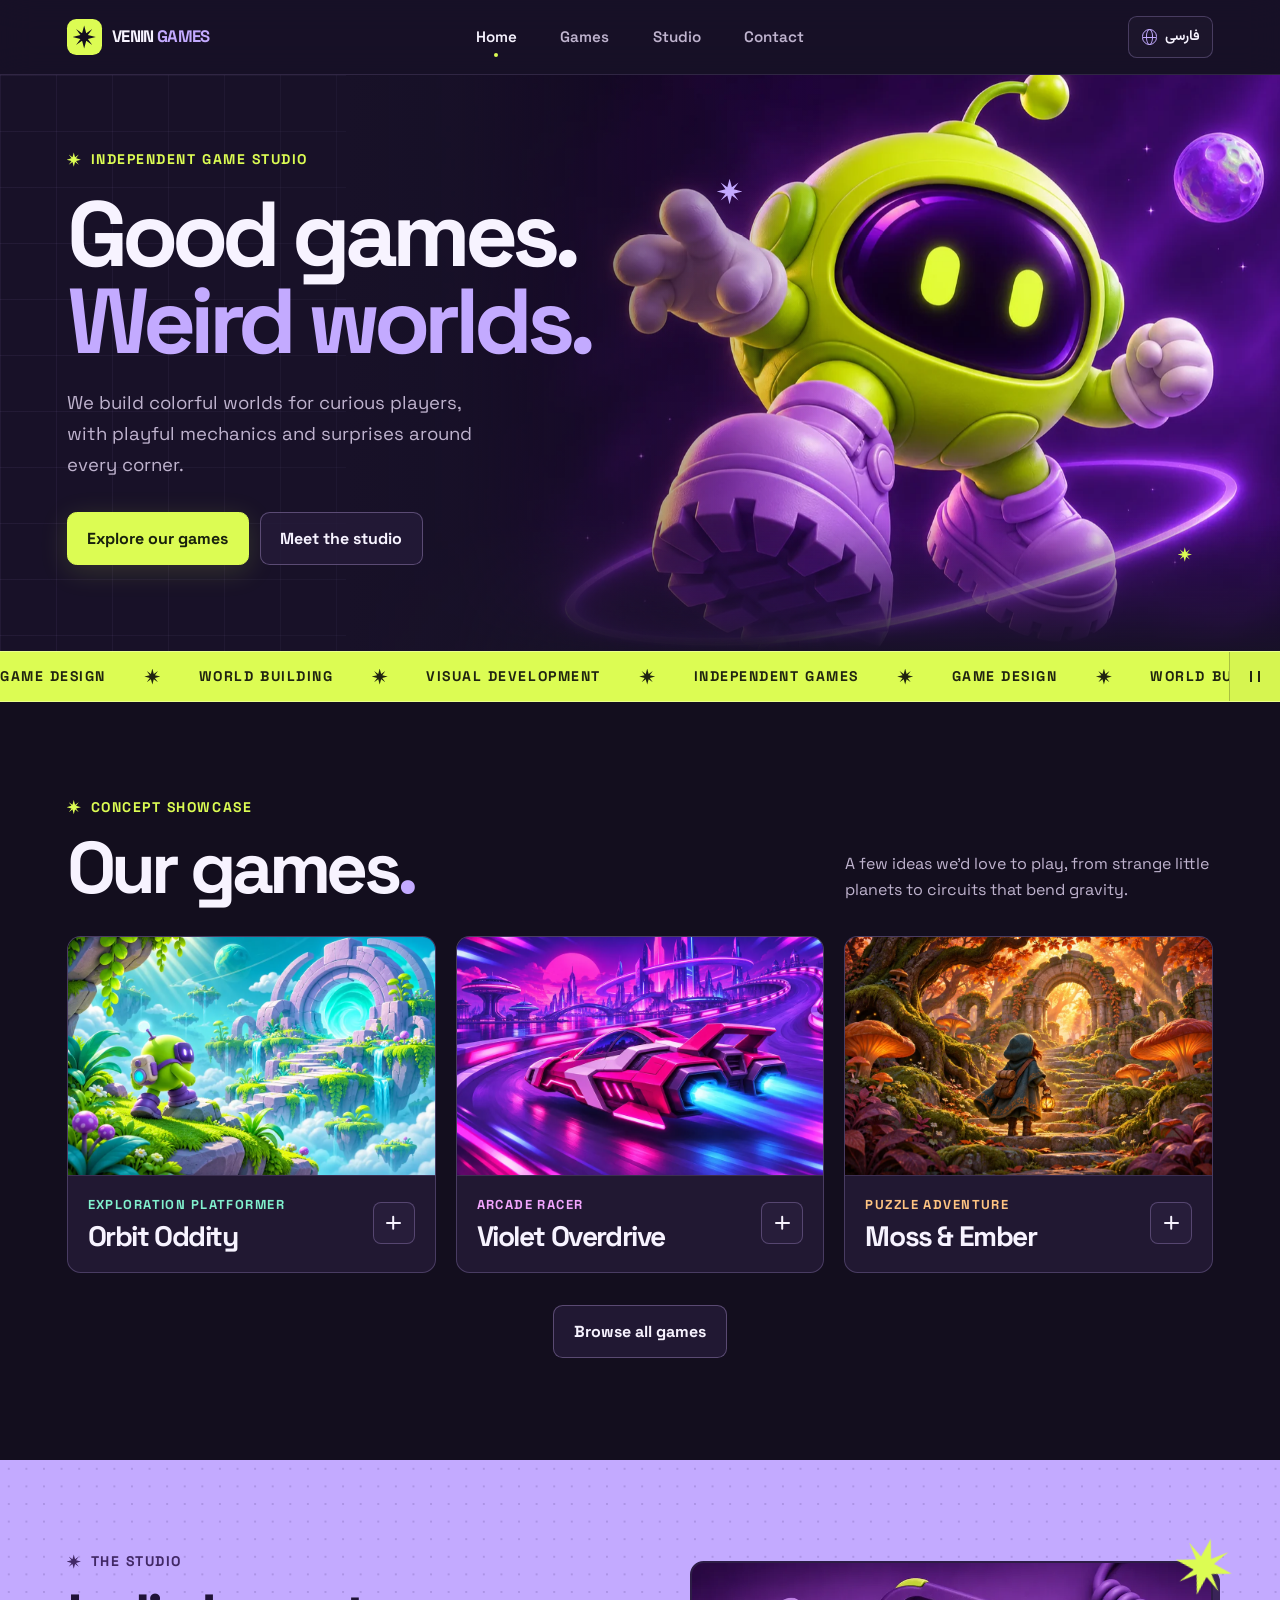
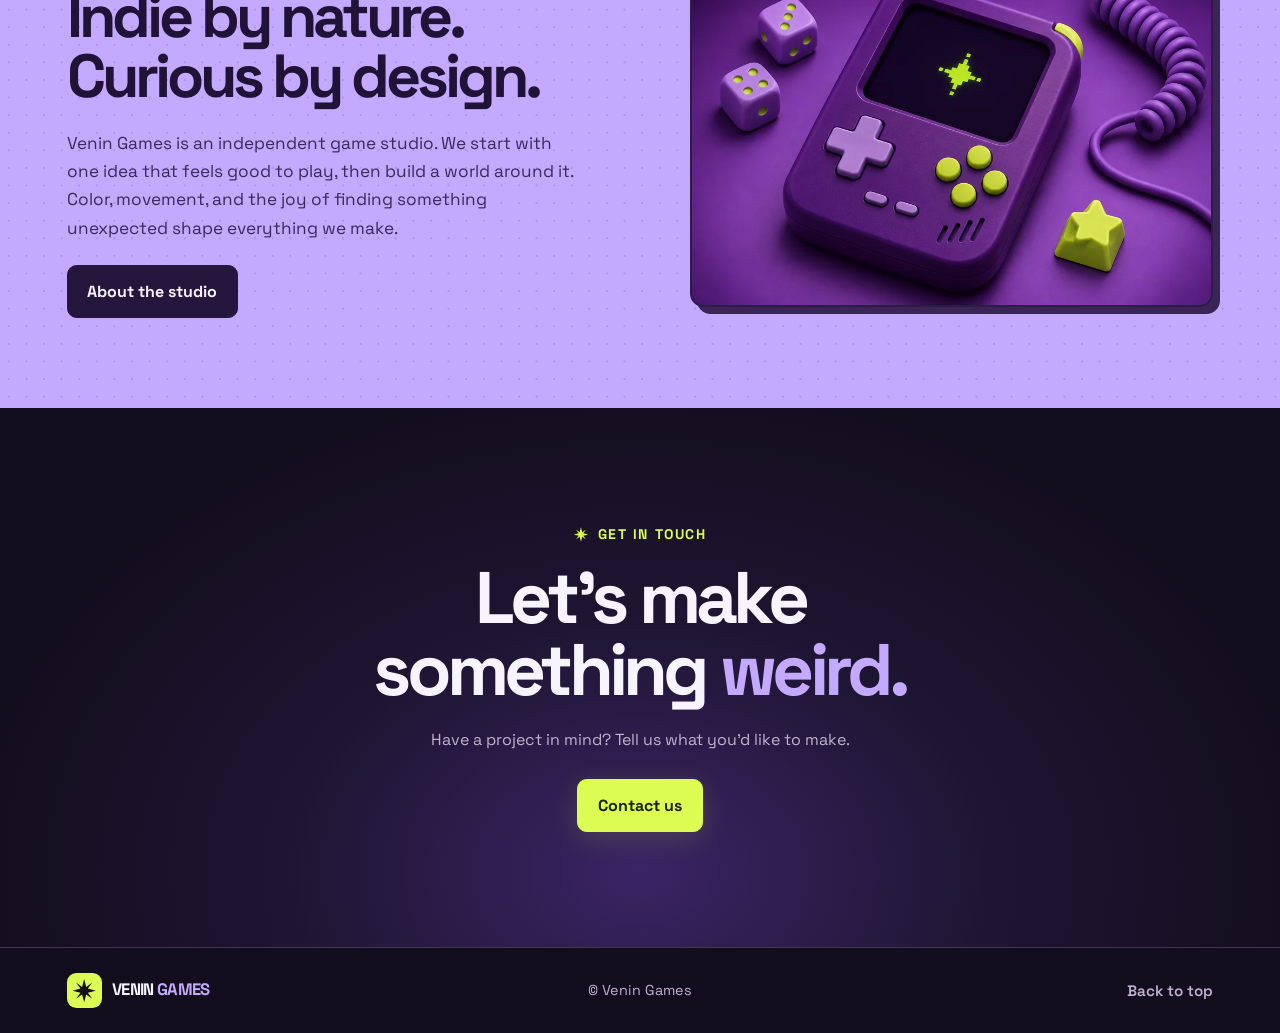
<file: index.html>
<!doctype html>
<html lang="en" dir="ltr">
<head>
  <meta charset="utf-8">
  <meta name="viewport" content="width=device-width, initial-scale=1">
  <meta name="theme-color" content="#171126">
  <meta name="description" content="Venin Games is an independent game studio creating colorful worlds for curious players. Explore our game concepts and meet the studio.">
  <meta property="og:type" content="website">
  <meta property="og:title" content="Venin Games · Independent Game Studio">
  <meta property="og:description" content="Good games. Weird worlds. Explore the Venin Games concept showcase.">
  <meta property="og:image" content="https://veningames.github.io/assets/images/venin-hero.webp">
  <title>Venin Games · Independent Game Studio</title>
  <link rel="canonical" href="https://veningames.github.io/">
  <link rel="alternate" hreflang="en" href="https://veningames.github.io/">
  <link rel="alternate" hreflang="fa" href="https://veningames.github.io/fa/">
  <link rel="icon" type="image/png" href="assets/images/favicon.png">
  <link rel="stylesheet" href="assets/site.css">
  <script src="assets/site.js" defer></script>
</head>
<body id="home">
  <a class="skip-link" href="#main">Skip to content</a>

  <header class="site-header">
    <div class="shell header-inner">
      <a class="brand" href="#home" aria-label="Venin Games home" dir="ltr">
        <span class="brand-mark" aria-hidden="true"><span class="spark"></span></span>
        <span class="wordmark">VENIN<span>GAMES</span></span>
      </a>
      <nav class="site-nav" id="site-nav" aria-label="Main navigation">
        <a href="./" aria-current="page">Home</a>
        <a href="./games/">Games</a>
        <a href="./studio/">Studio</a>
        <a href="./contact/">Contact</a>
      </nav>
      <div class="header-tools">
        <a class="language-switch" href="fa/" hreflang="fa" lang="fa" data-language-switch>
          <span class="globe-icon" aria-hidden="true"></span>
          <span>فارسی</span>
        </a>
        <button class="menu-toggle" type="button" aria-label="Menu" aria-expanded="false" aria-controls="site-nav" hidden>
          <span class="menu-icon" aria-hidden="true"></span>
        </button>
      </div>
    </div>
  </header>

  <main id="main" tabindex="-1">
    <section class="hero" aria-labelledby="hero-title">
      <div class="hero-art">
        <img src="assets/images/venin-hero.webp" alt="" width="1440" height="960" fetchpriority="high">
      </div>
      <span class="hero-spark hero-spark-large spark" aria-hidden="true"></span>
      <span class="hero-spark hero-spark-small spark" aria-hidden="true"></span>
      <div class="shell hero-inner">
        <div class="hero-copy">
          <p class="eyebrow"><span class="spark" aria-hidden="true"></span> Independent game studio</p>
          <h1 id="hero-title">Good games.<br><span>Weird worlds.</span></h1>
          <p class="hero-description">We build colorful worlds for curious players, with playful mechanics and surprises around every corner.</p>
          <div class="hero-actions">
            <a class="button button-main" href="#games">Explore our games</a>
            <a class="button button-outline" href="#studio">Meet the studio</a>
          </div>
        </div>
      </div>
    </section>

    <div class="ticker">
      <p class="visually-hidden">Game design, world building, visual development, independent games</p>
      <div class="ticker-window" aria-hidden="true">
        <div class="ticker-track">
          <div class="ticker-group">
            <span>Game design</span><i class="spark"></i><span>World building</span><i class="spark"></i><span>Visual development</span><i class="spark"></i><span>Independent games</span><i class="spark"></i>
            <span>Game design</span><i class="spark"></i><span>World building</span><i class="spark"></i><span>Visual development</span><i class="spark"></i><span>Independent games</span><i class="spark"></i>
          </div>
          <div class="ticker-group">
            <span>Game design</span><i class="spark"></i><span>World building</span><i class="spark"></i><span>Visual development</span><i class="spark"></i><span>Independent games</span><i class="spark"></i>
            <span>Game design</span><i class="spark"></i><span>World building</span><i class="spark"></i><span>Visual development</span><i class="spark"></i><span>Independent games</span><i class="spark"></i>
          </div>
        </div>
      </div>
      <button class="ticker-toggle" type="button" aria-label="Pause the banner animation" aria-pressed="false" hidden>
        <span class="pause-icon" aria-hidden="true"></span>
      </button>
    </div>

    <section class="games-section" id="games" aria-labelledby="games-title">
      <div class="shell">
        <div class="section-heading" data-reveal>
          <div>
            <p class="eyebrow"><span class="spark" aria-hidden="true"></span> Concept showcase</p>
            <h2 id="games-title">Our games<span>.</span></h2>
          </div>
          <p>A few ideas we’d love to play, from strange little planets to circuits that bend gravity.</p>
        </div>

        <div class="game-grid">
          <article class="game-card game-orbit" id="orbit-oddity" data-genre="platformer" data-search="Orbit Oddity" data-reveal>
            <div class="game-visual">
              <img class="game-image" src="assets/images/orbit-oddity.webp" alt="A lime-green astronaut approaching a portal on a floating island" width="960" height="640" loading="lazy" decoding="async">
            </div>
            <div class="game-info">
              <div>
                <p class="game-genre">Exploration platformer</p>
                <h3 class="game-title" id="orbit-title">Orbit Oddity</h3>
              </div>
              <button class="game-open" type="button" aria-haspopup="dialog" aria-labelledby="orbit-action orbit-title" hidden>
                <span class="visually-hidden" id="orbit-action">Explore</span>
                <span class="plus-icon" aria-hidden="true"></span>
              </button>
            </div>
            <p class="game-description">Hop between floating islands as a little explorer with very big boots. Every planet has its own gravity, plants that react to your jumps, and hidden paths that reward a detour.</p>
          </article>

          <article class="game-card game-overdrive" id="violet-overdrive" data-genre="racing" data-search="Violet Overdrive" data-reveal>
            <div class="game-visual">
              <img class="game-image" src="assets/images/violet-overdrive.webp" alt="A pink hover racer banking into a violet-lit city circuit" width="960" height="640" loading="lazy" decoding="async">
            </div>
            <div class="game-info">
              <div>
                <p class="game-genre">Arcade racer</p>
                <h3 class="game-title" id="overdrive-title">Violet Overdrive</h3>
              </div>
              <button class="game-open" type="button" aria-haspopup="dialog" aria-labelledby="overdrive-action overdrive-title" hidden>
                <span class="visually-hidden" id="overdrive-action">Explore</span>
                <span class="plus-icon" aria-hidden="true"></span>
              </button>
            </div>
            <p class="game-description">Throw an anti-gravity pod around tight corners and charge your boost with each clean drift. Take the high route for speed or cut through the city to find riskier shortcuts.</p>
          </article>

          <article class="game-card game-moss" id="moss-and-ember" data-genre="adventure" data-search="Moss &amp; Ember" data-reveal>
            <div class="game-visual">
              <img class="game-image" src="assets/images/moss-and-ember.webp" alt="A lantern-carrying traveler following stone steps into a glowing forest" width="960" height="640" loading="lazy" decoding="async">
            </div>
            <div class="game-info">
              <div>
                <p class="game-genre">Puzzle adventure</p>
                <h3 class="game-title" id="moss-title">Moss &amp; Ember</h3>
              </div>
              <button class="game-open" type="button" aria-haspopup="dialog" aria-labelledby="moss-action moss-title" hidden>
                <span class="visually-hidden" id="moss-action">Explore</span>
                <span class="plus-icon" aria-hidden="true"></span>
              </button>
            </div>
            <p class="game-description">Carry the last ember through a forest of sleeping ruins. Change the color of your lantern to wake different plants and piece together paths that disappear when the light moves.</p>
          </article>
        </div>
        <div class="section-actions"><a class="button button-outline" href="games/">Browse all games</a></div>
      </div>
    </section>

    <section class="studio-section" id="studio" aria-labelledby="studio-title">
      <div class="shell studio-layout">
        <div class="studio-copy" data-reveal>
          <p class="eyebrow"><span class="spark" aria-hidden="true"></span> The studio</p>
          <h2 id="studio-title">Indie by nature.<br>Curious by design.</h2>
          <p>Venin Games is an independent game studio. We start with one idea that feels good to play, then build a world around it. Color, movement, and the joy of finding something unexpected shape everything we make.</p>
          <a class="button button-dark" href="studio/">About the studio</a>
        </div>
        <figure class="studio-visual" data-reveal>
          <img src="assets/images/studio-desk.webp" alt="A purple handheld console with a lime pixel star on its screen" width="960" height="640" loading="lazy" decoding="async">
          <span class="studio-spark spark" aria-hidden="true"></span>
        </figure>
      </div>
    </section>

    <section class="contact-section" id="contact" aria-labelledby="contact-title">
      <div class="shell contact-content" data-reveal>
        <p class="eyebrow"><span class="spark" aria-hidden="true"></span> Get in touch</p>
        <h2 id="contact-title">Let’s make<br>something <span>weird.</span></h2>
        <p>Have a project in mind? Tell us what you’d like to make.</p>
        <a class="button button-main" href="contact/">Contact us</a>
      </div>
    </section>
  </main>

  <footer class="site-footer">
    <div class="shell footer-inner">
      <a class="brand" href="#home" aria-label="Venin Games home" dir="ltr">
        <span class="brand-mark" aria-hidden="true"><span class="spark"></span></span>
        <span class="wordmark">VENIN<span>GAMES</span></span>
      </a>
      <p>© Venin Games</p>
      <a class="footer-top" href="#home">Back to top</a>
    </div>
  </footer>

  <dialog class="game-dialog" aria-labelledby="dialog-title" aria-describedby="dialog-description">
    <div class="dialog-panel">
      <img class="dialog-image" src="assets/images/orbit-oddity.webp" alt="" width="960" height="640" loading="lazy">
      <div class="dialog-content">
        <p class="dialog-genre"></p>
        <h2 id="dialog-title"></h2>
        <p id="dialog-description"></p>
      </div>
      <form method="dialog" class="dialog-close">
        <button class="close-button" type="submit" aria-label="Close game details" autofocus><span class="plus-icon" aria-hidden="true"></span></button>
      </form>
    </div>
  </dialog>
</body>
</html>
</file>
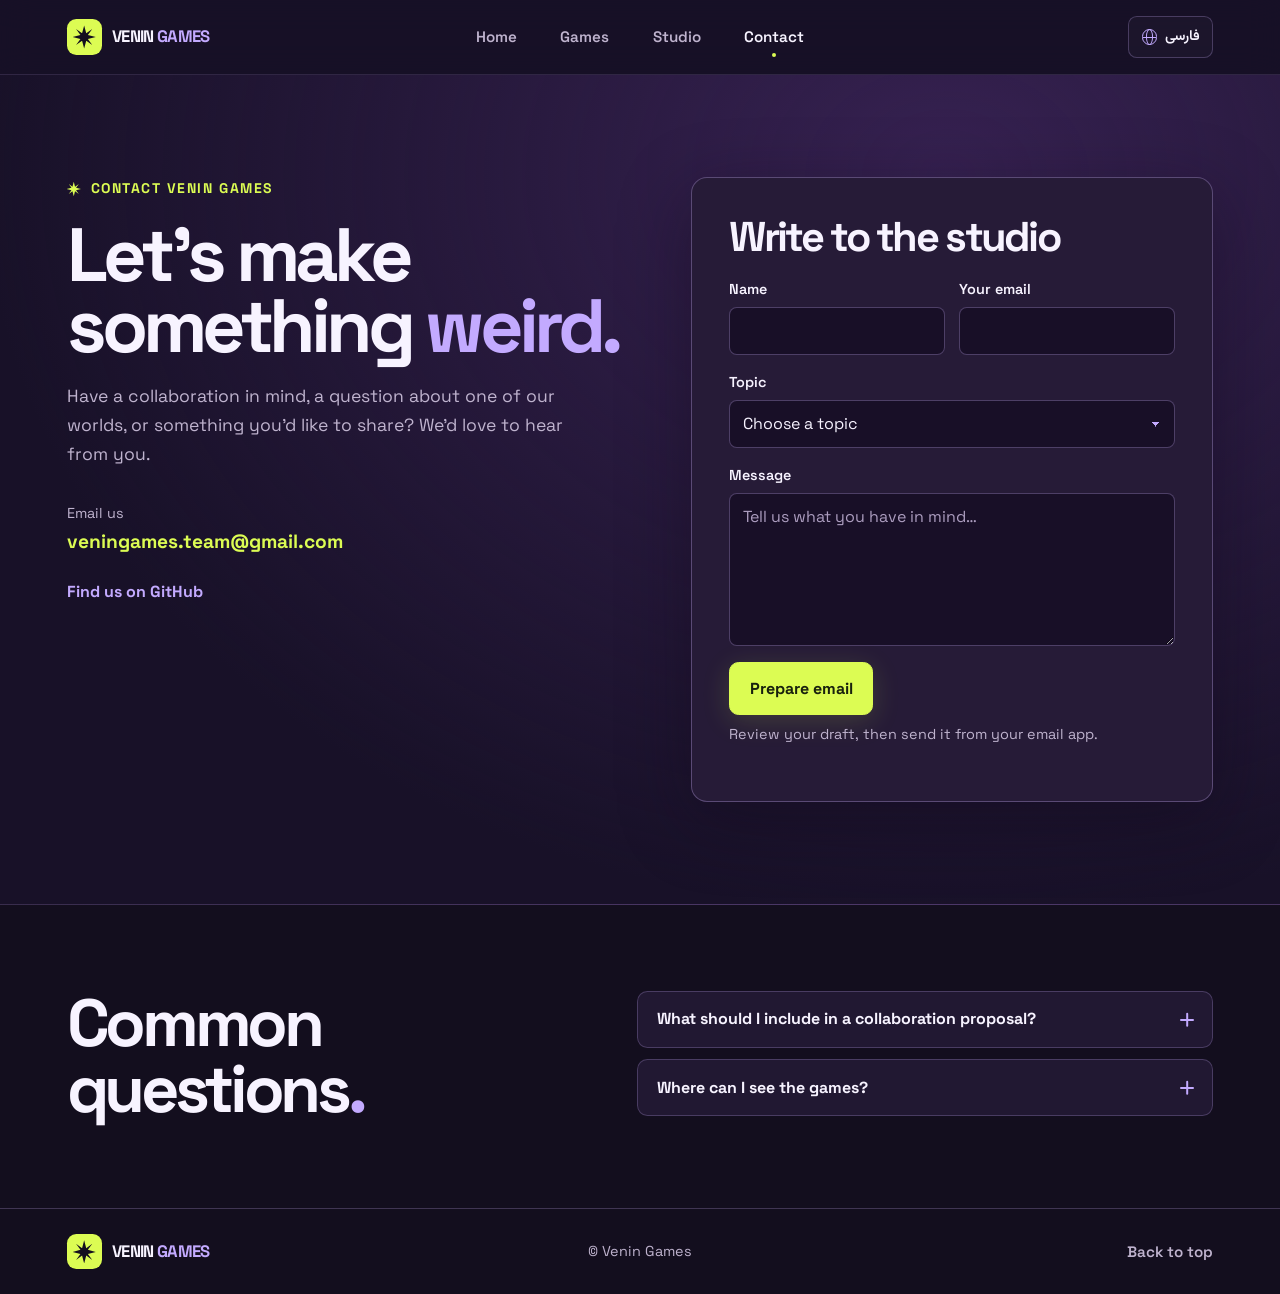
<file: contact/index.html>
<!doctype html>
<html lang="en" dir="ltr">
<head>
  <meta charset="utf-8">
  <meta name="viewport" content="width=device-width, initial-scale=1">
  <meta name="theme-color" content="#171126">
  <meta name="description" content="Contact Venin Games about collaborations, game concepts, or general studio questions.">
  <meta property="og:type" content="website">
  <meta property="og:title" content="Contact · Venin Games">
  <meta property="og:description" content="Contact Venin Games about collaborations, game concepts, or general studio questions.">
  <meta property="og:image" content="https://veningames.github.io/assets/images/venin-hero.webp">
  <title>Contact · Venin Games</title>
  <link rel="canonical" href="https://veningames.github.io/contact/">
  <link rel="alternate" hreflang="en" href="https://veningames.github.io/contact/">
  <link rel="alternate" hreflang="fa" href="https://veningames.github.io/fa/contact/">
  <link rel="icon" type="image/png" href="../assets/images/favicon.png">
  <link rel="stylesheet" href="../assets/site.css">
  <script src="../assets/site.js" defer></script>
</head>
<body id="home">
  <a class="skip-link" href="#main">Skip to content</a>

  <header class="site-header">
    <div class="shell header-inner">
      <a class="brand" href="../" aria-label="Venin Games home" dir="ltr">
        <span class="brand-mark" aria-hidden="true"><span class="spark"></span></span>
        <span class="wordmark">VENIN<span>GAMES</span></span>
      </a>
      <nav class="site-nav" id="site-nav" aria-label="Main navigation">
        <a href="../">Home</a>
        <a href="../games/">Games</a>
        <a href="../studio/">Studio</a>
        <a href="../contact/" aria-current="page">Contact</a>
      </nav>
      <div class="header-tools">
        <a class="language-switch" href="../fa/contact/" hreflang="fa" lang="fa" data-language-switch>
          <span class="globe-icon" aria-hidden="true"></span>
          <span>فارسی</span>
        </a>
        <button class="menu-toggle" type="button" aria-label="Menu" aria-expanded="false" aria-controls="site-nav" hidden>
          <span class="menu-icon" aria-hidden="true"></span>
        </button>
      </div>
    </div>
  </header>

  <main id="main" tabindex="-1">
    <section class="page-intro contact-intro" aria-labelledby="page-title">
      <div class="shell contact-layout">
        <div class="page-intro-copy">
          <p class="eyebrow"><span class="spark" aria-hidden="true"></span> Contact Venin Games</p>
          <h1 id="page-title">Let’s make<br>something <span>weird.</span></h1>
          <p class="page-description">Have a collaboration in mind, a question about one of our worlds, or something you’d like to share? We’d love to hear from you.</p>
          <div class="contact-methods">
            <div>
              <p>Email us</p>
              <a data-contact-email href="mailto:veningames.team@gmail.com" dir="ltr">veningames.team@gmail.com</a>
            </div>
            <a class="profile-link" href="https://github.com/veningames">Find us on GitHub</a>
          </div>
        </div>

        <form class="contact-form" aria-labelledby="form-title" hidden
          data-ready="Your email draft is ready."
          data-copied="Draft copied."
          data-select="The draft is selected. Copy it from the preview."
          data-invalid="Enter your message."
          data-invalid-name="Enter your name.">
          <h2 id="form-title">Write to the studio</h2>
          <div class="form-row">
            <div class="field">
              <label for="contact-name">Name</label>
              <input id="contact-name" name="name" autocomplete="name" maxlength="80" required>
            </div>
            <div class="field">
              <label for="contact-email">Your email</label>
              <input id="contact-email" name="email" type="email" autocomplete="email" maxlength="160" dir="ltr" required>
            </div>
          </div>
          <div class="field">
            <label for="contact-topic">Topic</label>
            <select id="contact-topic" name="topic" required>
              <option value="" selected disabled>Choose a topic</option>
                  <option>Collaboration</option>
                  <option>Game feedback</option>
                  <option>Press and media</option>
                  <option>General question</option>
            </select>
          </div>
          <div class="field">
            <label for="contact-message">Message</label>
            <textarea id="contact-message" name="message" rows="5" maxlength="1000" placeholder="Tell us what you have in mind…" dir="auto" required></textarea>
          </div>
          <button class="button button-main" type="submit">Prepare email</button>
          <p class="form-help">Review your draft, then send it from your email app.</p>
          <p class="form-status" role="status"></p>
          <div class="message-draft" hidden>
            <div class="field">
              <label for="email-draft">Email draft</label>
              <textarea id="email-draft" rows="5" dir="auto" readonly></textarea>
            </div>
            <div class="draft-actions">
              <a class="button button-main" data-open-mail href="mailto:veningames.team@gmail.com">Open email app</a>
              <button class="button button-outline" type="button" data-copy-mail>Copy draft</button>
            </div>
          </div>
        </form>
      </div>
    </section>

    <section class="faq-section" aria-labelledby="faq-title">
      <div class="shell faq-layout">
        <h2 id="faq-title" data-reveal>Common questions<span>.</span></h2>
        <div class="faq-list" data-reveal>
          <details>
            <summary>What should I include in a collaboration proposal?<span class="plus-icon" aria-hidden="true"></span></summary>
            <p>Tell us about your idea, what you’d like to work on together, and any links or timelines that would help us understand the project.</p>
          </details>
          <details>
            <summary>Where can I see the games?<span class="plus-icon" aria-hidden="true"></span></summary>
            <p>The <a href="../games/">games catalogue</a> has artwork, genres, and a short introduction for each of our game concepts.</p>
          </details>
        </div>
      </div>
    </section>
  </main>

  <footer class="site-footer">
    <div class="shell footer-inner">
      <a class="brand" href="../" aria-label="Venin Games home" dir="ltr">
        <span class="brand-mark" aria-hidden="true"><span class="spark"></span></span>
        <span class="wordmark">VENIN<span>GAMES</span></span>
      </a>
      <p>© Venin Games</p>
      <a class="footer-top" href="#home">Back to top</a>
    </div>
  </footer>
</body>
</html>
</file>
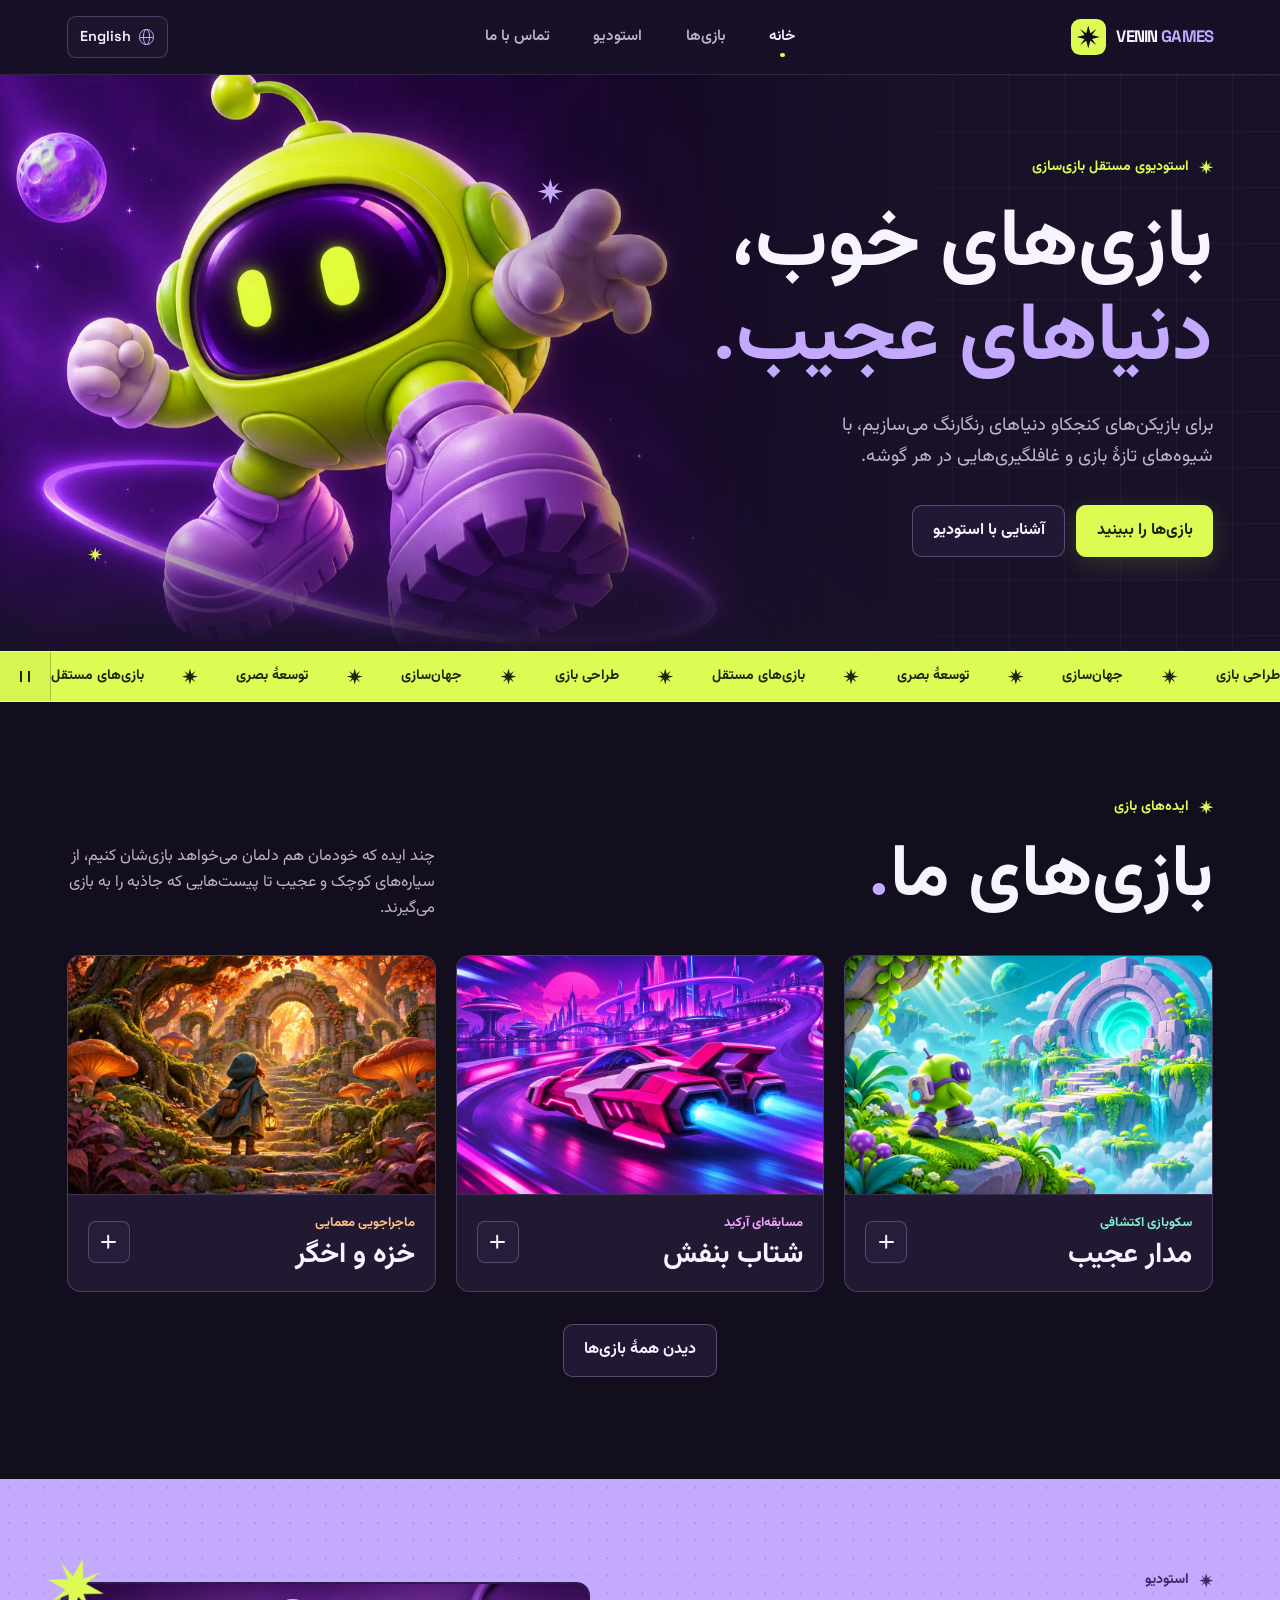
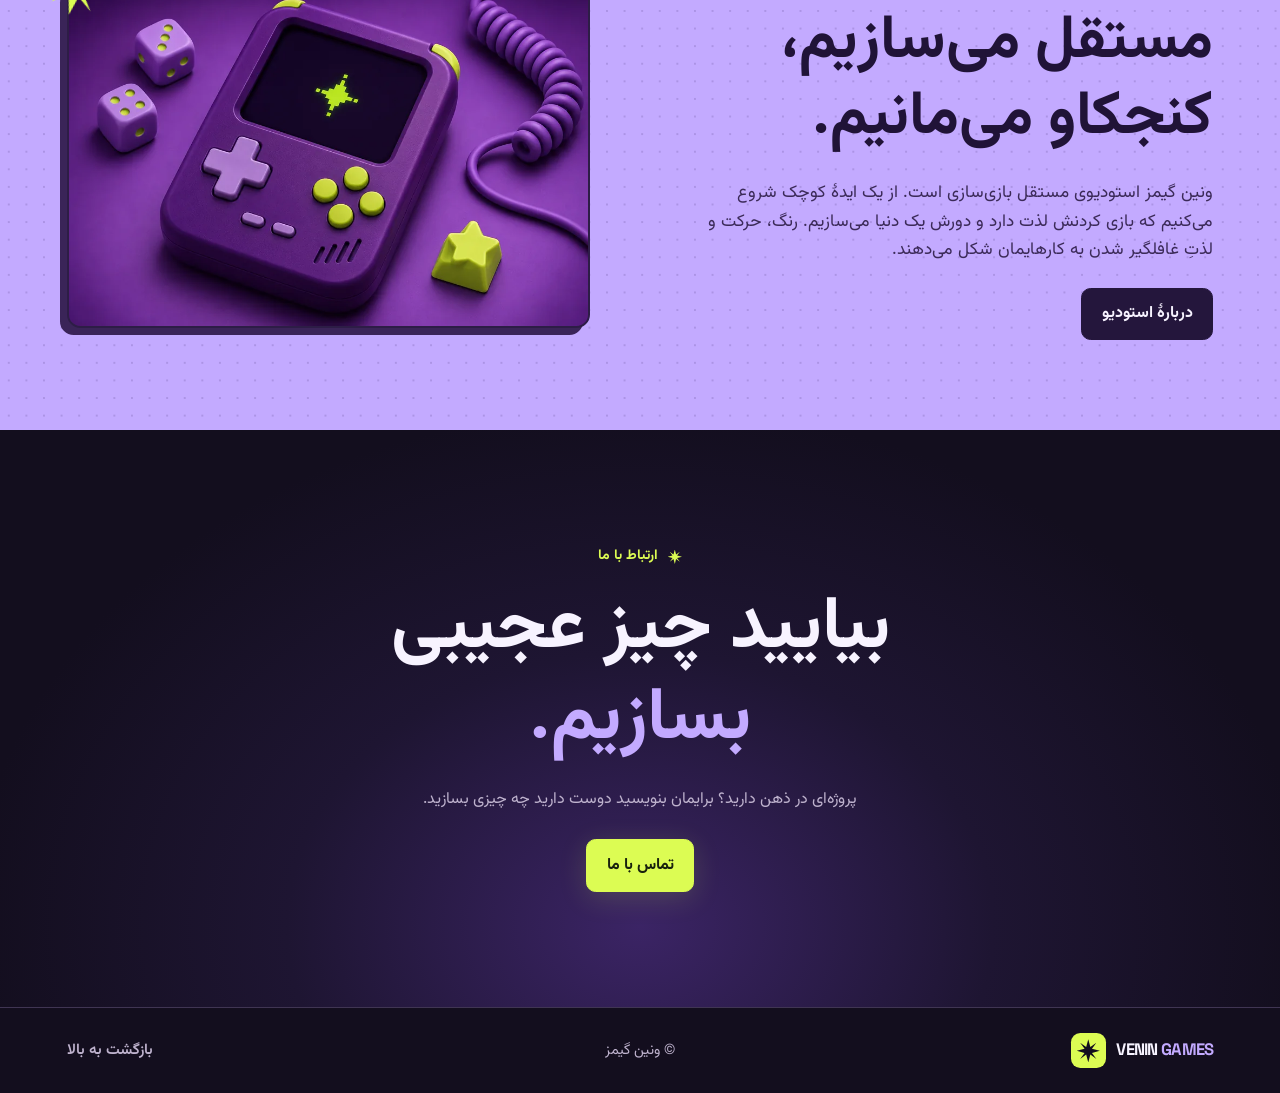
<file: fa/index.html>
<!doctype html>
<html lang="fa" dir="rtl">
<head>
  <meta charset="utf-8">
  <meta name="viewport" content="width=device-width, initial-scale=1">
  <meta name="theme-color" content="#171126">
  <meta name="description" content="ونین گیمز استودیوی مستقل بازی‌سازی است. با استودیو آشنا شوید و ایده‌های ما برای دنیاهای رنگارنگ و بازی‌های تازه را ببینید.">
  <meta property="og:type" content="website">
  <meta property="og:title" content="ونین گیمز · استودیوی مستقل بازی‌سازی">
  <meta property="og:description" content="بازی‌های خوب، دنیاهای عجیب. با ایده‌های بازی‌سازی ونین گیمز آشنا شوید.">
  <meta property="og:image" content="https://veningames.github.io/assets/images/venin-hero.webp">
  <title>ونین گیمز · استودیوی مستقل بازی‌سازی</title>
  <link rel="canonical" href="https://veningames.github.io/fa/">
  <link rel="alternate" hreflang="en" href="https://veningames.github.io/">
  <link rel="alternate" hreflang="fa" href="https://veningames.github.io/fa/">
  <link rel="icon" type="image/png" href="../assets/images/favicon.png">
  <link rel="stylesheet" href="../assets/site.css">
  <script src="../assets/site.js" defer></script>
</head>
<body id="home">
  <a class="skip-link" href="#main">رفتن به محتوا</a>

  <header class="site-header">
    <div class="shell header-inner">
      <a class="brand" href="#home" aria-label="صفحهٔ اصلی ونین گیمز" dir="ltr">
        <span class="brand-mark" aria-hidden="true"><span class="spark"></span></span>
        <span class="wordmark" lang="en">VENIN<span>GAMES</span></span>
      </a>
      <nav class="site-nav" id="site-nav" aria-label="منوی اصلی">
        <a href="./" aria-current="page">خانه</a>
        <a href="./games/">بازی‌ها</a>
        <a href="./studio/">استودیو</a>
        <a href="./contact/">تماس با ما</a>
      </nav>
      <div class="header-tools">
        <a class="language-switch" href="../" hreflang="en" lang="en" data-language-switch>
          <span class="globe-icon" aria-hidden="true"></span>
          <span>English</span>
        </a>
        <button class="menu-toggle" type="button" aria-label="منو" aria-expanded="false" aria-controls="site-nav" hidden>
          <span class="menu-icon" aria-hidden="true"></span>
        </button>
      </div>
    </div>
  </header>

  <main id="main" tabindex="-1">
    <section class="hero" aria-labelledby="hero-title">
      <div class="hero-art">
        <img src="../assets/images/venin-hero.webp" alt="" width="1440" height="960" fetchpriority="high">
      </div>
      <span class="hero-spark hero-spark-large spark" aria-hidden="true"></span>
      <span class="hero-spark hero-spark-small spark" aria-hidden="true"></span>
      <div class="shell hero-inner">
        <div class="hero-copy">
          <p class="eyebrow"><span class="spark" aria-hidden="true"></span> استودیوی مستقل بازی‌سازی</p>
          <h1 id="hero-title">بازی‌های خوب،<br><span>دنیاهای عجیب.</span></h1>
          <p class="hero-description">برای بازیکن‌های کنجکاو دنیاهای رنگارنگ می‌سازیم، با شیوه‌های تازهٔ بازی و غافلگیری‌هایی در هر گوشه.</p>
          <div class="hero-actions">
            <a class="button button-main" href="#games">بازی‌ها را ببینید</a>
            <a class="button button-outline" href="#studio">آشنایی با استودیو</a>
          </div>
        </div>
      </div>
    </section>

    <div class="ticker">
      <p class="visually-hidden">طراحی بازی، جهان‌سازی، توسعهٔ بصری، بازی‌های مستقل</p>
      <div class="ticker-window" aria-hidden="true">
        <div class="ticker-track">
          <div class="ticker-group">
            <span>طراحی بازی</span><i class="spark"></i><span>جهان‌سازی</span><i class="spark"></i><span>توسعهٔ بصری</span><i class="spark"></i><span>بازی‌های مستقل</span><i class="spark"></i>
            <span>طراحی بازی</span><i class="spark"></i><span>جهان‌سازی</span><i class="spark"></i><span>توسعهٔ بصری</span><i class="spark"></i><span>بازی‌های مستقل</span><i class="spark"></i>
          </div>
          <div class="ticker-group">
            <span>طراحی بازی</span><i class="spark"></i><span>جهان‌سازی</span><i class="spark"></i><span>توسعهٔ بصری</span><i class="spark"></i><span>بازی‌های مستقل</span><i class="spark"></i>
            <span>طراحی بازی</span><i class="spark"></i><span>جهان‌سازی</span><i class="spark"></i><span>توسعهٔ بصری</span><i class="spark"></i><span>بازی‌های مستقل</span><i class="spark"></i>
          </div>
        </div>
      </div>
      <button class="ticker-toggle" type="button" aria-label="توقف حرکت نوار" aria-pressed="false" hidden>
        <span class="pause-icon" aria-hidden="true"></span>
      </button>
    </div>

    <section class="games-section" id="games" aria-labelledby="games-title">
      <div class="shell">
        <div class="section-heading" data-reveal>
          <div>
            <p class="eyebrow"><span class="spark" aria-hidden="true"></span> ایده‌های بازی</p>
            <h2 id="games-title">بازی‌های ما<span>.</span></h2>
          </div>
          <p>چند ایده که خودمان هم دلمان می‌خواهد بازی‌شان کنیم، از سیاره‌های کوچک و عجیب تا پیست‌هایی که جاذبه را به بازی می‌گیرند.</p>
        </div>

        <div class="game-grid">
          <article class="game-card game-orbit" id="orbit-oddity" data-genre="platformer" data-search="Orbit Oddity" data-reveal>
            <div class="game-visual">
              <img class="game-image" src="../assets/images/orbit-oddity.webp" alt="فضانورد سبز لیمویی در حال نزدیک شدن به دروازه‌ای روی جزیرهٔ شناور" width="960" height="640" loading="lazy" decoding="async">
            </div>
            <div class="game-info">
              <div>
                <p class="game-genre">سکوبازی اکتشافی</p>
                <h3 class="game-title" id="orbit-title">مدار عجیب</h3>
              </div>
              <button class="game-open" type="button" aria-haspopup="dialog" aria-labelledby="orbit-action orbit-title" hidden>
                <span class="visually-hidden" id="orbit-action">معرفی بازی</span>
                <span class="plus-icon" aria-hidden="true"></span>
              </button>
            </div>
            <p class="game-description">با کاوشگری کوچک و چکمه‌هایی خیلی بزرگ از جزیره‌ای شناور به جزیرهٔ بعدی بپرید. هر سیاره جاذبهٔ خودش را دارد. گیاهان به پرش‌های شما واکنش نشان می‌دهند و گاهی یک مسیر فرعی به جایی کاملاً تازه می‌رسد.</p>
          </article>

          <article class="game-card game-overdrive" id="violet-overdrive" data-genre="racing" data-search="Violet Overdrive" data-reveal>
            <div class="game-visual">
              <img class="game-image" src="../assets/images/violet-overdrive.webp" alt="خودروی مسابقه‌ای صورتی در حال پیچیدن در پیستی با نور بنفش" width="960" height="640" loading="lazy" decoding="async">
            </div>
            <div class="game-info">
              <div>
                <p class="game-genre">مسابقه‌ای آرکید</p>
                <h3 class="game-title" id="overdrive-title">شتاب بنفش</h3>
              </div>
              <button class="game-open" type="button" aria-haspopup="dialog" aria-labelledby="overdrive-action overdrive-title" hidden>
                <span class="visually-hidden" id="overdrive-action">معرفی بازی</span>
                <span class="plus-icon" aria-hidden="true"></span>
              </button>
            </div>
            <p class="game-description">با یک خودروی ضدجاذبه از پیچ‌های تند بگذرید و با هر دریفت دقیق، شتاب اضافه بگیرید. در پیست بالایی سرعت بگیرید یا از کوچه‌های شهر میان‌برهای پرریسک پیدا کنید.</p>
          </article>

          <article class="game-card game-moss" id="moss-and-ember" data-genre="adventure" data-search="Moss &amp; Ember" data-reveal>
            <div class="game-visual">
              <img class="game-image" src="../assets/images/moss-and-ember.webp" alt="مسافری با فانوس که از پله‌های سنگی به جنگلی نورانی می‌رود" width="960" height="640" loading="lazy" decoding="async">
            </div>
            <div class="game-info">
              <div>
                <p class="game-genre">ماجراجویی معمایی</p>
                <h3 class="game-title" id="moss-title">خزه و اخگر</h3>
              </div>
              <button class="game-open" type="button" aria-haspopup="dialog" aria-labelledby="moss-action moss-title" hidden>
                <span class="visually-hidden" id="moss-action">معرفی بازی</span>
                <span class="plus-icon" aria-hidden="true"></span>
              </button>
            </div>
            <p class="game-description">آخرین اخگر را از میان جنگلی پر از خرابه‌های خاموش عبور دهید. رنگ نور فانوس را عوض کنید تا گیاهان مختلف بیدار شوند و راه‌هایی را به هم وصل کنید که با جابه‌جایی نور ناپدید می‌شوند.</p>
          </article>
        </div>
        <div class="section-actions"><a class="button button-outline" href="games/">دیدن همهٔ بازی‌ها</a></div>
      </div>
    </section>

    <section class="studio-section" id="studio" aria-labelledby="studio-title">
      <div class="shell studio-layout">
        <div class="studio-copy" data-reveal>
          <p class="eyebrow"><span class="spark" aria-hidden="true"></span> استودیو</p>
          <h2 id="studio-title">مستقل می‌سازیم،<br>کنجکاو می‌مانیم.</h2>
          <p>ونین گیمز استودیوی مستقل بازی‌سازی است. از یک ایدهٔ کوچک شروع می‌کنیم که بازی کردنش لذت دارد و دورش یک دنیا می‌سازیم. رنگ، حرکت و لذتِ غافلگیر شدن به کارهایمان شکل می‌دهند.</p>
          <a class="button button-dark" href="studio/">دربارهٔ استودیو</a>
        </div>
        <figure class="studio-visual" data-reveal>
          <img src="../assets/images/studio-desk.webp" alt="کنسول دستی بنفش با ستاره‌ای پیکسلی و سبز روی صفحه" width="960" height="640" loading="lazy" decoding="async">
          <span class="studio-spark spark" aria-hidden="true"></span>
        </figure>
      </div>
    </section>

    <section class="contact-section" id="contact" aria-labelledby="contact-title">
      <div class="shell contact-content" data-reveal>
        <p class="eyebrow"><span class="spark" aria-hidden="true"></span> ارتباط با ما</p>
        <h2 id="contact-title">بیایید چیز عجیبی<br><span>بسازیم.</span></h2>
        <p>پروژه‌ای در ذهن دارید؟ برایمان بنویسید دوست دارید چه چیزی بسازید.</p>
        <a class="button button-main" href="contact/">تماس با ما</a>
      </div>
    </section>
  </main>

  <footer class="site-footer">
    <div class="shell footer-inner">
      <a class="brand" href="#home" aria-label="صفحهٔ اصلی ونین گیمز" dir="ltr">
        <span class="brand-mark" aria-hidden="true"><span class="spark"></span></span>
        <span class="wordmark" lang="en">VENIN<span>GAMES</span></span>
      </a>
      <p>© ونین گیمز</p>
      <a class="footer-top" href="#home">بازگشت به بالا</a>
    </div>
  </footer>

  <dialog class="game-dialog" aria-labelledby="dialog-title" aria-describedby="dialog-description">
    <div class="dialog-panel">
      <img class="dialog-image" src="../assets/images/orbit-oddity.webp" alt="" width="960" height="640" loading="lazy">
      <div class="dialog-content">
        <p class="dialog-genre"></p>
        <h2 id="dialog-title"></h2>
        <p id="dialog-description"></p>
      </div>
      <form method="dialog" class="dialog-close">
        <button class="close-button" type="submit" aria-label="بستن معرفی بازی" autofocus><span class="plus-icon" aria-hidden="true"></span></button>
      </form>
    </div>
  </dialog>
</body>
</html>
</file>
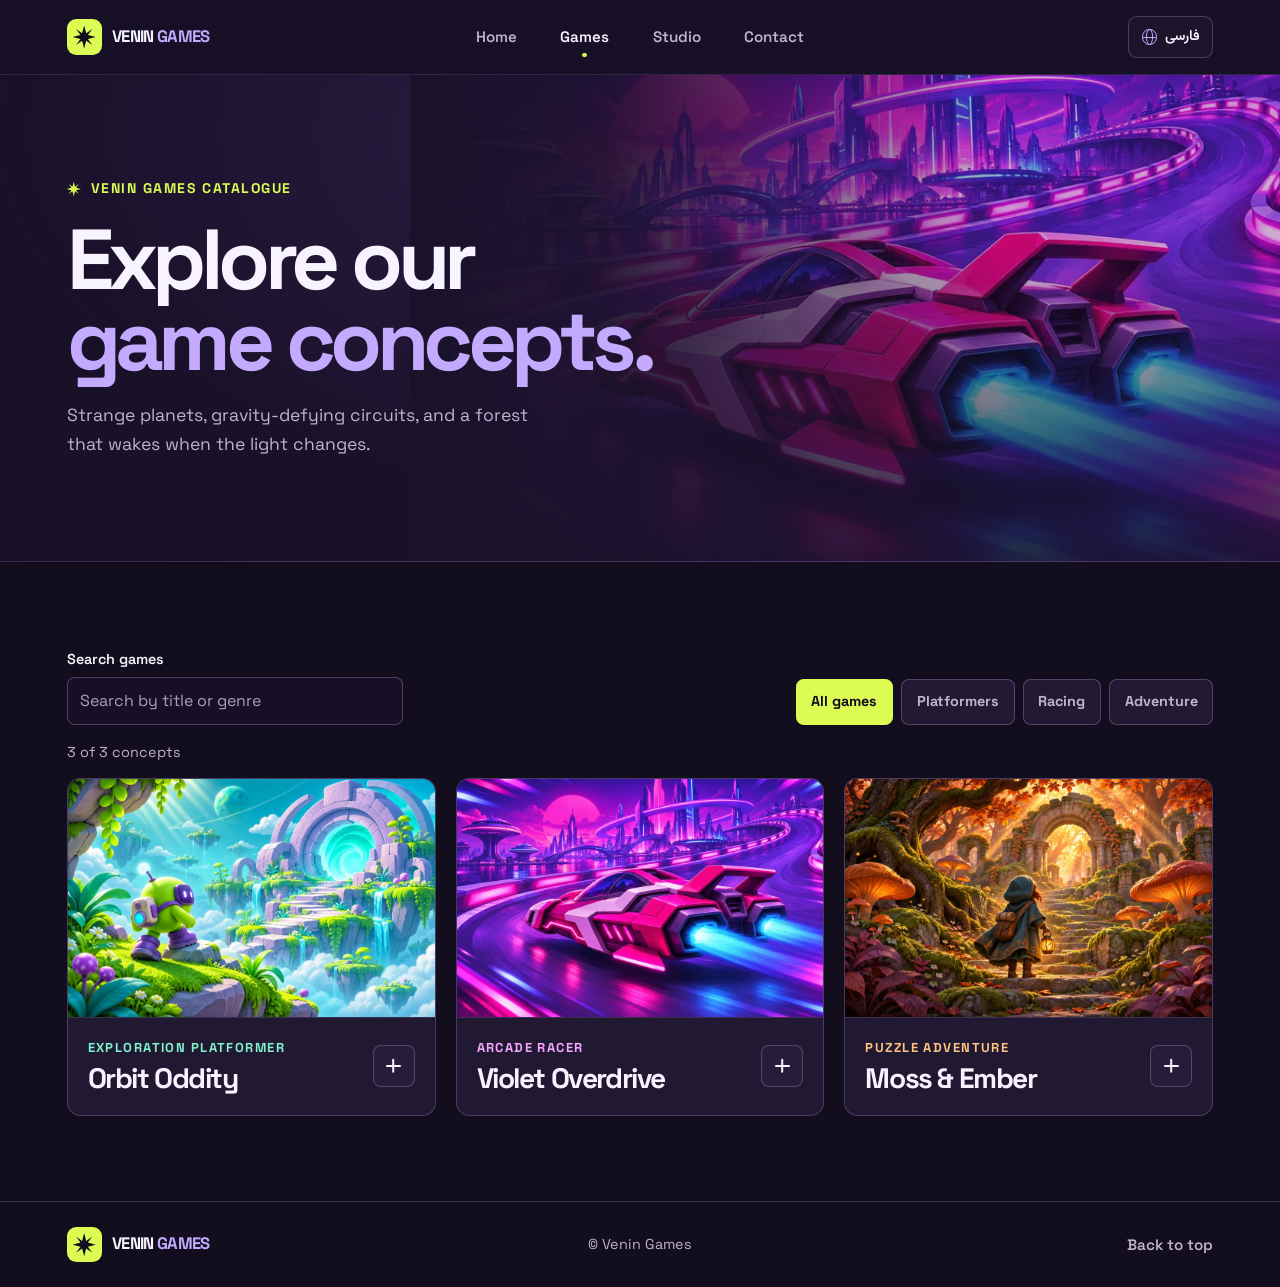
<file: games/index.html>
<!doctype html>
<html lang="en" dir="ltr">
<head>
  <meta charset="utf-8">
  <meta name="viewport" content="width=device-width, initial-scale=1">
  <meta name="theme-color" content="#171126">
  <meta name="description" content="Explore the Venin Games concept catalogue, from floating planets to neon hover racing and lantern-lit forests.">
  <meta property="og:type" content="website">
  <meta property="og:title" content="Games · Venin Games">
  <meta property="og:description" content="Explore the Venin Games concept catalogue, from floating planets to neon hover racing and lantern-lit forests.">
  <meta property="og:image" content="https://veningames.github.io/assets/images/venin-hero.webp">
  <title>Games · Venin Games</title>
  <link rel="canonical" href="https://veningames.github.io/games/">
  <link rel="alternate" hreflang="en" href="https://veningames.github.io/games/">
  <link rel="alternate" hreflang="fa" href="https://veningames.github.io/fa/games/">
  <link rel="icon" type="image/png" href="../assets/images/favicon.png">
  <link rel="stylesheet" href="../assets/site.css">
  <script src="../assets/site.js" defer></script>
</head>
<body id="home">
  <a class="skip-link" href="#main">Skip to content</a>

  <header class="site-header">
    <div class="shell header-inner">
      <a class="brand" href="../" aria-label="Venin Games home" dir="ltr">
        <span class="brand-mark" aria-hidden="true"><span class="spark"></span></span>
        <span class="wordmark">VENIN<span>GAMES</span></span>
      </a>
      <nav class="site-nav" id="site-nav" aria-label="Main navigation">
        <a href="../">Home</a>
        <a href="../games/" aria-current="page">Games</a>
        <a href="../studio/">Studio</a>
        <a href="../contact/">Contact</a>
      </nav>
      <div class="header-tools">
        <a class="language-switch" href="../fa/games/" hreflang="fa" lang="fa" data-language-switch>
          <span class="globe-icon" aria-hidden="true"></span>
          <span>فارسی</span>
        </a>
        <button class="menu-toggle" type="button" aria-label="Menu" aria-expanded="false" aria-controls="site-nav" hidden>
          <span class="menu-icon" aria-hidden="true"></span>
        </button>
      </div>
    </div>
  </header>

  <main id="main" tabindex="-1">
    <section class="page-intro catalogue-intro" aria-labelledby="page-title">
      <div class="catalogue-art"><img src="../assets/images/violet-overdrive.webp" alt="" width="960" height="640" fetchpriority="high"></div>
      <div class="shell page-intro-copy">
        <p class="eyebrow"><span class="spark" aria-hidden="true"></span> Venin Games catalogue</p>
        <h1 id="page-title">Explore our<br><span>game concepts.</span></h1>
        <p class="page-description">Strange planets, gravity-defying circuits, and a forest that wakes when the light changes.</p>
      </div>
    </section>

    <section class="catalogue-section" aria-label="Games">
      <div class="shell">
        <div class="catalogue-controls" hidden>
          <div class="catalogue-toolbar">
            <div class="field catalogue-search">
              <label for="game-search">Search games</label>
              <input id="game-search" type="search" placeholder="Search by title or genre" autocomplete="off">
            </div>
            <fieldset class="catalogue-filters">
              <legend class="visually-hidden">Filter by genre</legend>
              <button class="filter-button" type="button" data-filter="all" aria-pressed="true">All games</button>
              <button class="filter-button" type="button" data-filter="platformer" aria-pressed="false">Platformers</button>
              <button class="filter-button" type="button" data-filter="racing" aria-pressed="false">Racing</button>
              <button class="filter-button" type="button" data-filter="adventure" aria-pressed="false">Adventure</button>
            </fieldset>
          </div>
          <p class="catalogue-count" role="status" data-format="{count} of {total} concepts"></p>
        </div>

        <div class="game-grid">
          <article class="game-card game-orbit" id="orbit-oddity" data-genre="platformer" data-search="Orbit Oddity" data-reveal>
            <div class="game-visual">
              <img class="game-image" src="../assets/images/orbit-oddity.webp" alt="A lime-green astronaut approaching a portal on a floating island" width="960" height="640" loading="lazy" decoding="async">
            </div>
            <div class="game-info">
              <div>
                <p class="game-genre">Exploration platformer</p>
                <h3 class="game-title" id="orbit-title">Orbit Oddity</h3>
              </div>
              <button class="game-open" type="button" aria-haspopup="dialog" aria-labelledby="orbit-action orbit-title" hidden>
                <span class="visually-hidden" id="orbit-action">Explore</span>
                <span class="plus-icon" aria-hidden="true"></span>
              </button>
            </div>
            <p class="game-description">Hop between floating islands as a little explorer with very big boots. Every planet has its own gravity, plants that react to your jumps, and hidden paths that reward a detour.</p>
          </article>

          <article class="game-card game-overdrive" id="violet-overdrive" data-genre="racing" data-search="Violet Overdrive" data-reveal>
            <div class="game-visual">
              <img class="game-image" src="../assets/images/violet-overdrive.webp" alt="A pink hover racer banking into a violet-lit city circuit" width="960" height="640" loading="lazy" decoding="async">
            </div>
            <div class="game-info">
              <div>
                <p class="game-genre">Arcade racer</p>
                <h3 class="game-title" id="overdrive-title">Violet Overdrive</h3>
              </div>
              <button class="game-open" type="button" aria-haspopup="dialog" aria-labelledby="overdrive-action overdrive-title" hidden>
                <span class="visually-hidden" id="overdrive-action">Explore</span>
                <span class="plus-icon" aria-hidden="true"></span>
              </button>
            </div>
            <p class="game-description">Throw an anti-gravity pod around tight corners and charge your boost with each clean drift. Take the high route for speed or cut through the city to find riskier shortcuts.</p>
          </article>

          <article class="game-card game-moss" id="moss-and-ember" data-genre="adventure" data-search="Moss &amp; Ember" data-reveal>
            <div class="game-visual">
              <img class="game-image" src="../assets/images/moss-and-ember.webp" alt="A lantern-carrying traveler following stone steps into a glowing forest" width="960" height="640" loading="lazy" decoding="async">
            </div>
            <div class="game-info">
              <div>
                <p class="game-genre">Puzzle adventure</p>
                <h3 class="game-title" id="moss-title">Moss &amp; Ember</h3>
              </div>
              <button class="game-open" type="button" aria-haspopup="dialog" aria-labelledby="moss-action moss-title" hidden>
                <span class="visually-hidden" id="moss-action">Explore</span>
                <span class="plus-icon" aria-hidden="true"></span>
              </button>
            </div>
            <p class="game-description">Carry the last ember through a forest of sleeping ruins. Change the color of your lantern to wake different plants and piece together paths that disappear when the light moves.</p>
          </article>
        </div>
        <div class="catalogue-empty" hidden>
          <h2>No games found</h2>
          <p>Try a different title or genre.</p>
          <button type="button" class="button button-outline" data-reset-filters>Clear search and filters</button>
        </div>
      </div>
    </section>
  </main>

  <footer class="site-footer">
    <div class="shell footer-inner">
      <a class="brand" href="../" aria-label="Venin Games home" dir="ltr">
        <span class="brand-mark" aria-hidden="true"><span class="spark"></span></span>
        <span class="wordmark">VENIN<span>GAMES</span></span>
      </a>
      <p>© Venin Games</p>
      <a class="footer-top" href="#home">Back to top</a>
    </div>
  </footer>

  <dialog class="game-dialog" aria-labelledby="dialog-title" aria-describedby="dialog-description">
    <div class="dialog-panel">
      <img class="dialog-image" src="../assets/images/orbit-oddity.webp" alt="" width="960" height="640" loading="lazy">
      <div class="dialog-content">
        <p class="dialog-genre"></p>
        <h2 id="dialog-title"></h2>
        <p id="dialog-description"></p>
      </div>
      <form method="dialog" class="dialog-close">
        <button class="close-button" type="submit" aria-label="Close game details" autofocus><span class="plus-icon" aria-hidden="true"></span></button>
      </form>
    </div>
  </dialog>
</body>
</html>
</file>
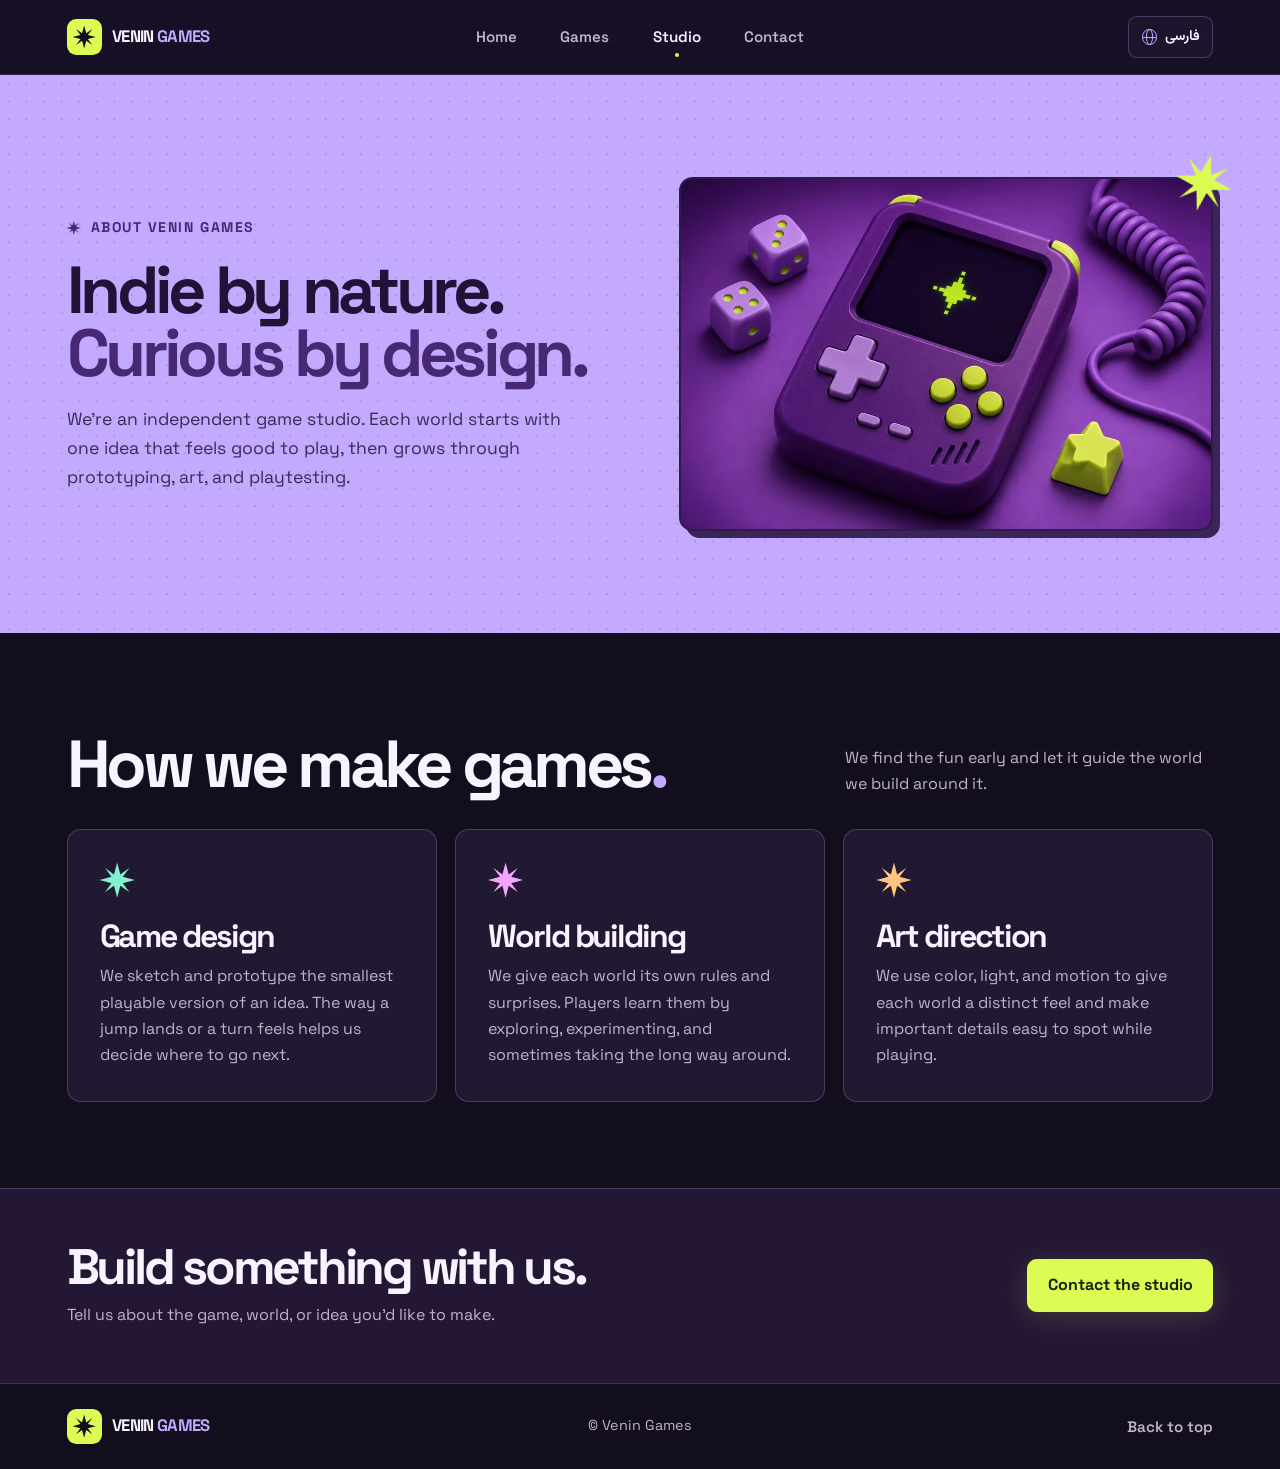
<file: studio/index.html>
<!doctype html>
<html lang="en" dir="ltr">
<head>
  <meta charset="utf-8">
  <meta name="viewport" content="width=device-width, initial-scale=1">
  <meta name="theme-color" content="#171126">
  <meta name="description" content="Meet Venin Games, an independent studio exploring playful mechanics, expressive art, and colorful worlds.">
  <meta property="og:type" content="website">
  <meta property="og:title" content="About the studio · Venin Games">
  <meta property="og:description" content="Meet Venin Games, an independent studio exploring playful mechanics, expressive art, and colorful worlds.">
  <meta property="og:image" content="https://veningames.github.io/assets/images/venin-hero.webp">
  <title>About the studio · Venin Games</title>
  <link rel="canonical" href="https://veningames.github.io/studio/">
  <link rel="alternate" hreflang="en" href="https://veningames.github.io/studio/">
  <link rel="alternate" hreflang="fa" href="https://veningames.github.io/fa/studio/">
  <link rel="icon" type="image/png" href="../assets/images/favicon.png">
  <link rel="stylesheet" href="../assets/site.css">
  <script src="../assets/site.js" defer></script>
</head>
<body id="home">
  <a class="skip-link" href="#main">Skip to content</a>

  <header class="site-header">
    <div class="shell header-inner">
      <a class="brand" href="../" aria-label="Venin Games home" dir="ltr">
        <span class="brand-mark" aria-hidden="true"><span class="spark"></span></span>
        <span class="wordmark">VENIN<span>GAMES</span></span>
      </a>
      <nav class="site-nav" id="site-nav" aria-label="Main navigation">
        <a href="../">Home</a>
        <a href="../games/">Games</a>
        <a href="../studio/" aria-current="page">Studio</a>
        <a href="../contact/">Contact</a>
      </nav>
      <div class="header-tools">
        <a class="language-switch" href="../fa/studio/" hreflang="fa" lang="fa" data-language-switch>
          <span class="globe-icon" aria-hidden="true"></span>
          <span>فارسی</span>
        </a>
        <button class="menu-toggle" type="button" aria-label="Menu" aria-expanded="false" aria-controls="site-nav" hidden>
          <span class="menu-icon" aria-hidden="true"></span>
        </button>
      </div>
    </div>
  </header>

  <main id="main" tabindex="-1">
    <section class="page-intro studio-intro" aria-labelledby="page-title">
      <div class="shell studio-layout">
        <div class="page-intro-copy">
          <p class="eyebrow"><span class="spark" aria-hidden="true"></span> About Venin Games</p>
          <h1 id="page-title">Indie by nature.<br><span>Curious by design.</span></h1>
          <p class="page-description">We’re an independent game studio. Each world starts with one idea that feels good to play, then grows through prototyping, art, and playtesting.</p>
        </div>
        <figure class="studio-visual">
          <img src="../assets/images/studio-desk.webp" alt="A purple handheld console with a lime pixel star on its screen" width="960" height="640" fetchpriority="high">
          <span class="studio-spark spark" aria-hidden="true"></span>
        </figure>
      </div>
    </section>

    <section class="process-section" aria-labelledby="process-title">
      <div class="shell">
        <div class="section-heading" data-reveal>
          <h2 id="process-title">How we make games<span>.</span></h2>
          <p>We find the fun early and let it guide the world we build around it.</p>
        </div>
        <div class="process-grid">
          <article class="process-card" data-reveal>
            <span class="spark" aria-hidden="true"></span>
            <h3>Game design</h3>
            <p>We sketch and prototype the smallest playable version of an idea. The way a jump lands or a turn feels helps us decide where to go next.</p>
          </article>
          <article class="process-card" data-reveal>
            <span class="spark" aria-hidden="true"></span>
            <h3>World building</h3>
            <p>We give each world its own rules and surprises. Players learn them by exploring, experimenting, and sometimes taking the long way around.</p>
          </article>
          <article class="process-card" data-reveal>
            <span class="spark" aria-hidden="true"></span>
            <h3>Art direction</h3>
            <p>We use color, light, and motion to give each world a distinct feel and make important details easy to spot while playing.</p>
          </article>
        </div>
      </div>
    </section>

    <section class="studio-contact" aria-labelledby="studio-contact-title">
      <div class="shell studio-contact-inner" data-reveal>
        <div>
          <h2 id="studio-contact-title">Build something with us.</h2>
          <p>Tell us about the game, world, or idea you’d like to make.</p>
        </div>
        <a class="button button-main" href="../contact/">Contact the studio</a>
      </div>
    </section>
  </main>

  <footer class="site-footer">
    <div class="shell footer-inner">
      <a class="brand" href="../" aria-label="Venin Games home" dir="ltr">
        <span class="brand-mark" aria-hidden="true"><span class="spark"></span></span>
        <span class="wordmark">VENIN<span>GAMES</span></span>
      </a>
      <p>© Venin Games</p>
      <a class="footer-top" href="#home">Back to top</a>
    </div>
  </footer>
</body>
</html>
</file>
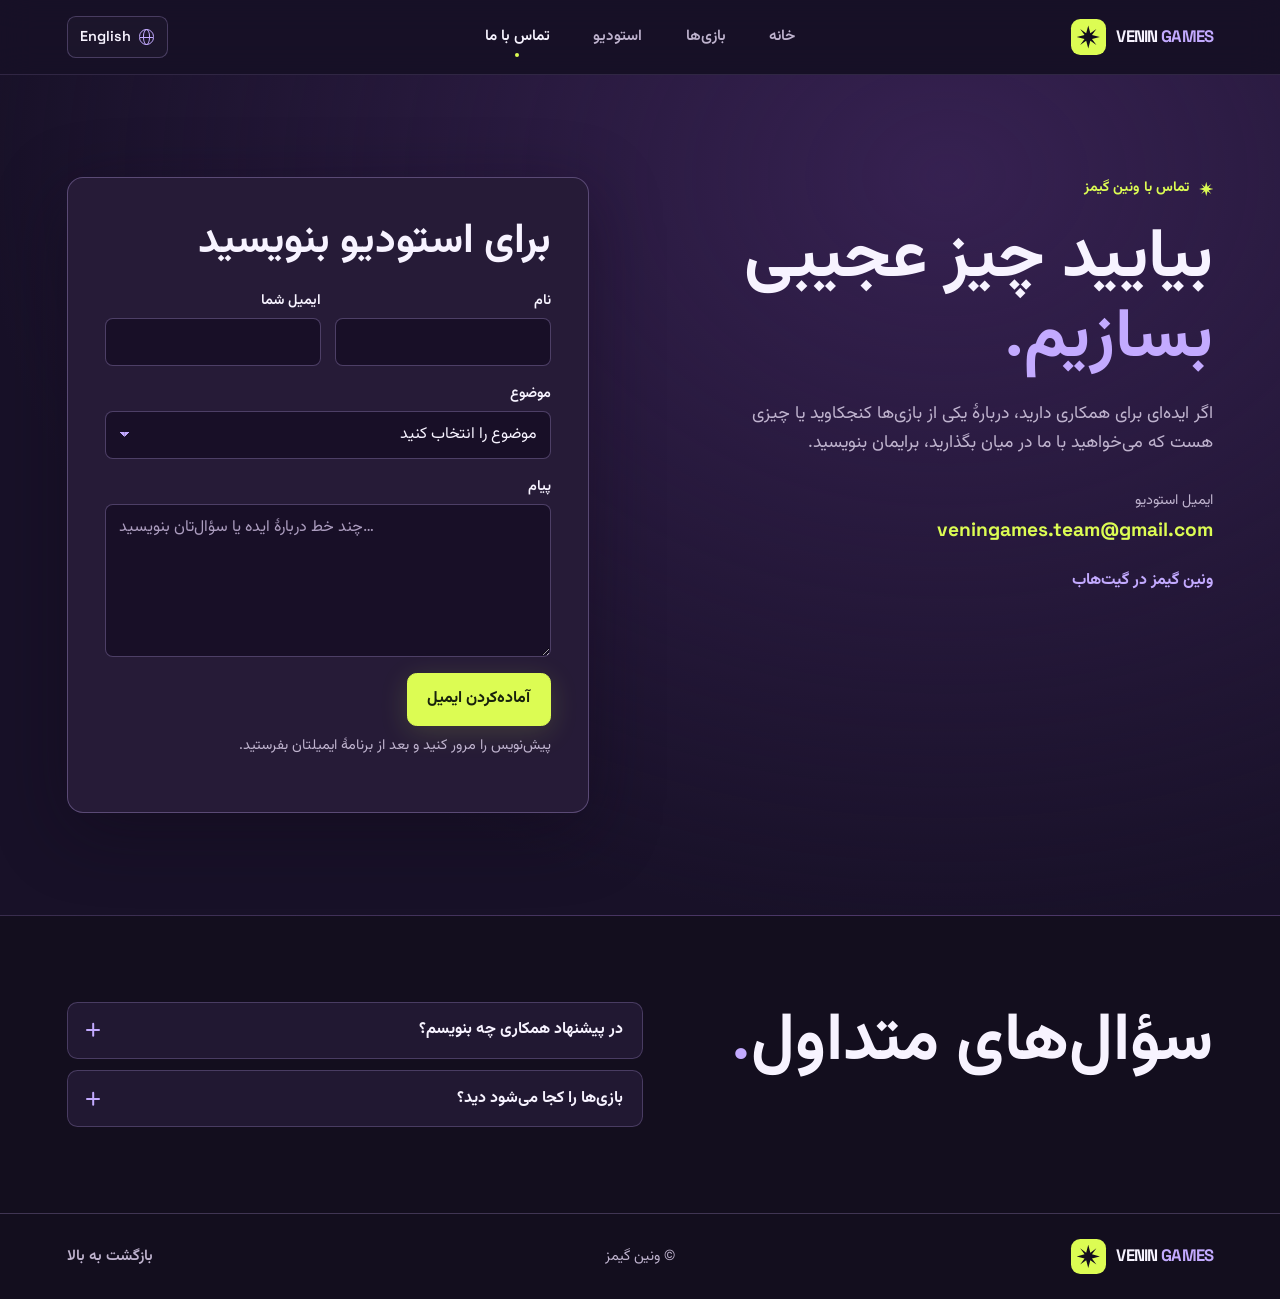
<file: fa/contact/index.html>
<!doctype html>
<html lang="fa" dir="rtl">
<head>
  <meta charset="utf-8">
  <meta name="viewport" content="width=device-width, initial-scale=1">
  <meta name="theme-color" content="#171126">
  <meta name="description" content="برای همکاری، بازخورد دربارهٔ بازی‌ها و سؤال‌های دیگر با استودیوی ونین گیمز تماس بگیرید.">
  <meta property="og:type" content="website">
  <meta property="og:title" content="تماس با ما · ونین گیمز">
  <meta property="og:description" content="برای همکاری، بازخورد دربارهٔ بازی‌ها و سؤال‌های دیگر با استودیوی ونین گیمز تماس بگیرید.">
  <meta property="og:image" content="https://veningames.github.io/assets/images/venin-hero.webp">
  <title>تماس با ما · ونین گیمز</title>
  <link rel="canonical" href="https://veningames.github.io/fa/contact/">
  <link rel="alternate" hreflang="en" href="https://veningames.github.io/contact/">
  <link rel="alternate" hreflang="fa" href="https://veningames.github.io/fa/contact/">
  <link rel="icon" type="image/png" href="../../assets/images/favicon.png">
  <link rel="stylesheet" href="../../assets/site.css">
  <script src="../../assets/site.js" defer></script>
</head>
<body id="home">
  <a class="skip-link" href="#main">رفتن به محتوا</a>

  <header class="site-header">
    <div class="shell header-inner">
      <a class="brand" href="../" aria-label="صفحهٔ اصلی ونین گیمز" dir="ltr">
        <span class="brand-mark" aria-hidden="true"><span class="spark"></span></span>
        <span class="wordmark" lang="en">VENIN<span>GAMES</span></span>
      </a>
      <nav class="site-nav" id="site-nav" aria-label="منوی اصلی">
        <a href="../">خانه</a>
        <a href="../games/">بازی‌ها</a>
        <a href="../studio/">استودیو</a>
        <a href="../contact/" aria-current="page">تماس با ما</a>
      </nav>
      <div class="header-tools">
        <a class="language-switch" href="../../contact/" hreflang="en" lang="en" data-language-switch>
          <span class="globe-icon" aria-hidden="true"></span>
          <span>English</span>
        </a>
        <button class="menu-toggle" type="button" aria-label="منو" aria-expanded="false" aria-controls="site-nav" hidden>
          <span class="menu-icon" aria-hidden="true"></span>
        </button>
      </div>
    </div>
  </header>

  <main id="main" tabindex="-1">
    <section class="page-intro contact-intro" aria-labelledby="page-title">
      <div class="shell contact-layout">
        <div class="page-intro-copy">
          <p class="eyebrow"><span class="spark" aria-hidden="true"></span> تماس با ونین گیمز</p>
          <h1 id="page-title">بیایید چیز عجیبی<br><span>بسازیم.</span></h1>
          <p class="page-description">اگر ایده‌ای برای همکاری دارید، دربارهٔ یکی از بازی‌ها کنجکاوید یا چیزی هست که می‌خواهید با ما در میان بگذارید، برایمان بنویسید.</p>
          <div class="contact-methods">
            <div>
              <p>ایمیل استودیو</p>
              <a data-contact-email href="mailto:veningames.team@gmail.com" dir="ltr">veningames.team@gmail.com</a>
            </div>
            <a class="profile-link" href="https://github.com/veningames">ونین گیمز در گیت‌هاب</a>
          </div>
        </div>

        <form class="contact-form" aria-labelledby="form-title" hidden
          data-ready="پیش‌نویس ایمیل آماده است."
          data-copied="پیش‌نویس کپی شد."
          data-select="متن انتخاب شد. می‌توانید از همین پیش‌نمایش کپی‌اش کنید."
          data-invalid="پیامتان را بنویسید."
          data-invalid-name="نامتان را وارد کنید.">
          <h2 id="form-title">برای استودیو بنویسید</h2>
          <div class="form-row">
            <div class="field">
              <label for="contact-name">نام</label>
              <input id="contact-name" name="name" autocomplete="name" maxlength="80" required>
            </div>
            <div class="field">
              <label for="contact-email">ایمیل شما</label>
              <input id="contact-email" name="email" type="email" autocomplete="email" maxlength="160" dir="ltr" required>
            </div>
          </div>
          <div class="field">
            <label for="contact-topic">موضوع</label>
            <select id="contact-topic" name="topic" required>
              <option value="" selected disabled>موضوع را انتخاب کنید</option>
                  <option>همکاری</option>
                  <option>بازخورد دربارهٔ بازی</option>
                  <option>رسانه و مطبوعات</option>
                  <option>سؤال عمومی</option>
            </select>
          </div>
          <div class="field">
            <label for="contact-message">پیام</label>
            <textarea id="contact-message" name="message" rows="5" maxlength="1000" placeholder="چند خط دربارهٔ ایده یا سؤال‌تان بنویسید…" dir="auto" required></textarea>
          </div>
          <button class="button button-main" type="submit">آماده‌کردن ایمیل</button>
          <p class="form-help">پیش‌نویس را مرور کنید و بعد از برنامهٔ ایمیلتان بفرستید.</p>
          <p class="form-status" role="status"></p>
          <div class="message-draft" hidden>
            <div class="field">
              <label for="email-draft">پیش‌نویس ایمیل</label>
              <textarea id="email-draft" rows="5" dir="auto" readonly></textarea>
            </div>
            <div class="draft-actions">
              <a class="button button-main" data-open-mail href="mailto:veningames.team@gmail.com">باز کردن برنامهٔ ایمیل</a>
              <button class="button button-outline" type="button" data-copy-mail>کپی پیش‌نویس</button>
            </div>
          </div>
        </form>
      </div>
    </section>

    <section class="faq-section" aria-labelledby="faq-title">
      <div class="shell faq-layout">
        <h2 id="faq-title" data-reveal>سؤال‌های متداول<span>.</span></h2>
        <div class="faq-list" data-reveal>
          <details>
            <summary>در پیشنهاد همکاری چه بنویسم؟<span class="plus-icon" aria-hidden="true"></span></summary>
            <p>ایده‌تان و کاری را که دوست دارید با هم انجام دهیم توضیح دهید. اگر لینک نمونه یا زمان‌بندی پروژه را دارید، آن را هم بفرستید.</p>
          </details>
          <details>
            <summary>بازی‌ها را کجا می‌شود دید؟<span class="plus-icon" aria-hidden="true"></span></summary>
            <p>در <a href="../games/">صفحهٔ بازی‌ها</a> تصویر، سبک و معرفی کوتاه هر کانسپت را می‌بینید.</p>
          </details>
        </div>
      </div>
    </section>
  </main>

  <footer class="site-footer">
    <div class="shell footer-inner">
      <a class="brand" href="../" aria-label="صفحهٔ اصلی ونین گیمز" dir="ltr">
        <span class="brand-mark" aria-hidden="true"><span class="spark"></span></span>
        <span class="wordmark" lang="en">VENIN<span>GAMES</span></span>
      </a>
      <p>© ونین گیمز</p>
      <a class="footer-top" href="#home">بازگشت به بالا</a>
    </div>
  </footer>
</body>
</html>
</file>
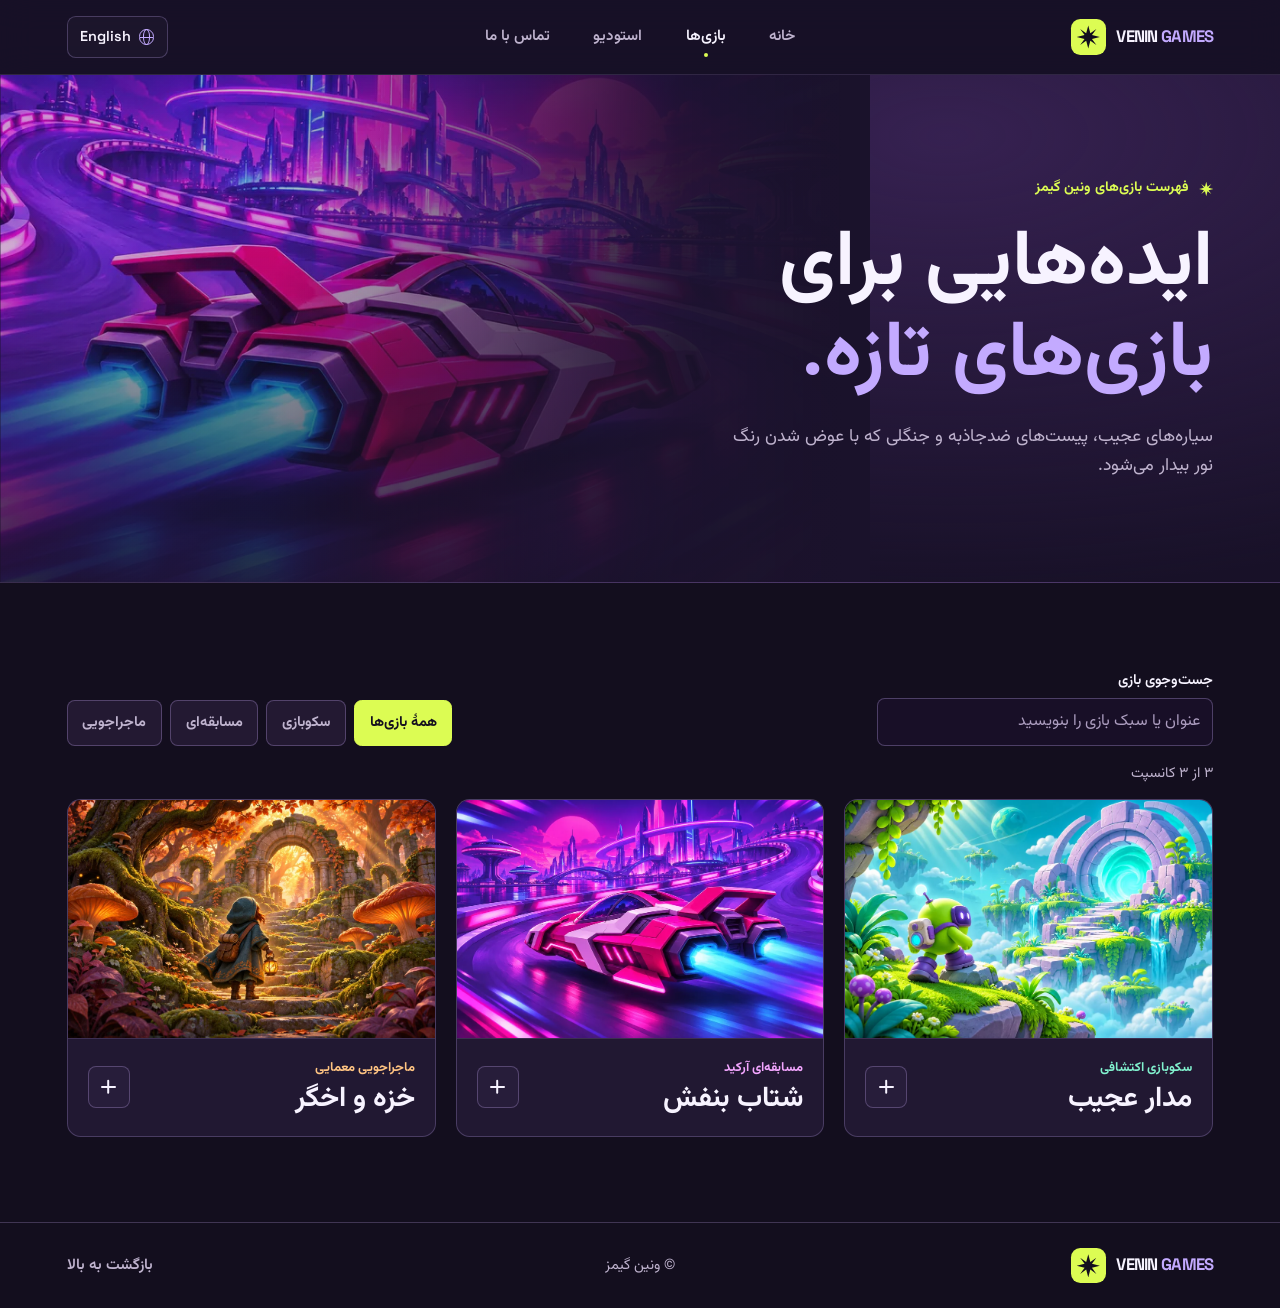
<file: fa/games/index.html>
<!doctype html>
<html lang="fa" dir="rtl">
<head>
  <meta charset="utf-8">
  <meta name="viewport" content="width=device-width, initial-scale=1">
  <meta name="theme-color" content="#171126">
  <meta name="description" content="کانسپت‌های بازی ونین گیمز را ببینید، از سیاره‌های شناور و مسابقه‌های نئونی تا جنگل‌هایی که با نور فانوس بیدار می‌شوند.">
  <meta property="og:type" content="website">
  <meta property="og:title" content="بازی‌ها · ونین گیمز">
  <meta property="og:description" content="کانسپت‌های بازی ونین گیمز را ببینید، از سیاره‌های شناور و مسابقه‌های نئونی تا جنگل‌هایی که با نور فانوس بیدار می‌شوند.">
  <meta property="og:image" content="https://veningames.github.io/assets/images/venin-hero.webp">
  <title>بازی‌ها · ونین گیمز</title>
  <link rel="canonical" href="https://veningames.github.io/fa/games/">
  <link rel="alternate" hreflang="en" href="https://veningames.github.io/games/">
  <link rel="alternate" hreflang="fa" href="https://veningames.github.io/fa/games/">
  <link rel="icon" type="image/png" href="../../assets/images/favicon.png">
  <link rel="stylesheet" href="../../assets/site.css">
  <script src="../../assets/site.js" defer></script>
</head>
<body id="home">
  <a class="skip-link" href="#main">رفتن به محتوا</a>

  <header class="site-header">
    <div class="shell header-inner">
      <a class="brand" href="../" aria-label="صفحهٔ اصلی ونین گیمز" dir="ltr">
        <span class="brand-mark" aria-hidden="true"><span class="spark"></span></span>
        <span class="wordmark" lang="en">VENIN<span>GAMES</span></span>
      </a>
      <nav class="site-nav" id="site-nav" aria-label="منوی اصلی">
        <a href="../">خانه</a>
        <a href="../games/" aria-current="page">بازی‌ها</a>
        <a href="../studio/">استودیو</a>
        <a href="../contact/">تماس با ما</a>
      </nav>
      <div class="header-tools">
        <a class="language-switch" href="../../games/" hreflang="en" lang="en" data-language-switch>
          <span class="globe-icon" aria-hidden="true"></span>
          <span>English</span>
        </a>
        <button class="menu-toggle" type="button" aria-label="منو" aria-expanded="false" aria-controls="site-nav" hidden>
          <span class="menu-icon" aria-hidden="true"></span>
        </button>
      </div>
    </div>
  </header>

  <main id="main" tabindex="-1">
    <section class="page-intro catalogue-intro" aria-labelledby="page-title">
      <div class="catalogue-art"><img src="../../assets/images/violet-overdrive.webp" alt="" width="960" height="640" fetchpriority="high"></div>
      <div class="shell page-intro-copy">
        <p class="eyebrow"><span class="spark" aria-hidden="true"></span> فهرست بازی‌های ونین گیمز</p>
        <h1 id="page-title">ایده‌هایی برای<br><span>بازی‌های تازه.</span></h1>
        <p class="page-description">سیاره‌های عجیب، پیست‌های ضدجاذبه و جنگلی که با عوض شدن رنگ نور بیدار می‌شود.</p>
      </div>
    </section>

    <section class="catalogue-section" aria-label="بازی‌ها">
      <div class="shell">
        <div class="catalogue-controls" hidden>
          <div class="catalogue-toolbar">
            <div class="field catalogue-search">
              <label for="game-search">جست‌وجوی بازی</label>
              <input id="game-search" type="search" placeholder="عنوان یا سبک بازی را بنویسید" autocomplete="off">
            </div>
            <fieldset class="catalogue-filters">
              <legend class="visually-hidden">فیلتر بر اساس سبک</legend>
              <button class="filter-button" type="button" data-filter="all" aria-pressed="true">همهٔ بازی‌ها</button>
              <button class="filter-button" type="button" data-filter="platformer" aria-pressed="false">سکوبازی</button>
              <button class="filter-button" type="button" data-filter="racing" aria-pressed="false">مسابقه‌ای</button>
              <button class="filter-button" type="button" data-filter="adventure" aria-pressed="false">ماجراجویی</button>
            </fieldset>
          </div>
          <p class="catalogue-count" role="status" data-format="{count} از {total} کانسپت"></p>
        </div>

        <div class="game-grid">
          <article class="game-card game-orbit" id="orbit-oddity" data-genre="platformer" data-search="Orbit Oddity" data-reveal>
            <div class="game-visual">
              <img class="game-image" src="../../assets/images/orbit-oddity.webp" alt="فضانورد سبز لیمویی در حال نزدیک شدن به دروازه‌ای روی جزیرهٔ شناور" width="960" height="640" loading="lazy" decoding="async">
            </div>
            <div class="game-info">
              <div>
                <p class="game-genre">سکوبازی اکتشافی</p>
                <h3 class="game-title" id="orbit-title">مدار عجیب</h3>
              </div>
              <button class="game-open" type="button" aria-haspopup="dialog" aria-labelledby="orbit-action orbit-title" hidden>
                <span class="visually-hidden" id="orbit-action">معرفی بازی</span>
                <span class="plus-icon" aria-hidden="true"></span>
              </button>
            </div>
            <p class="game-description">با کاوشگری کوچک و چکمه‌هایی خیلی بزرگ از جزیره‌ای شناور به جزیرهٔ بعدی بپرید. هر سیاره جاذبهٔ خودش را دارد. گیاهان به پرش‌های شما واکنش نشان می‌دهند و گاهی یک مسیر فرعی به جایی کاملاً تازه می‌رسد.</p>
          </article>

          <article class="game-card game-overdrive" id="violet-overdrive" data-genre="racing" data-search="Violet Overdrive" data-reveal>
            <div class="game-visual">
              <img class="game-image" src="../../assets/images/violet-overdrive.webp" alt="خودروی مسابقه‌ای صورتی در حال پیچیدن در پیستی با نور بنفش" width="960" height="640" loading="lazy" decoding="async">
            </div>
            <div class="game-info">
              <div>
                <p class="game-genre">مسابقه‌ای آرکید</p>
                <h3 class="game-title" id="overdrive-title">شتاب بنفش</h3>
              </div>
              <button class="game-open" type="button" aria-haspopup="dialog" aria-labelledby="overdrive-action overdrive-title" hidden>
                <span class="visually-hidden" id="overdrive-action">معرفی بازی</span>
                <span class="plus-icon" aria-hidden="true"></span>
              </button>
            </div>
            <p class="game-description">با یک خودروی ضدجاذبه از پیچ‌های تند بگذرید و با هر دریفت دقیق، شتاب اضافه بگیرید. در پیست بالایی سرعت بگیرید یا از کوچه‌های شهر میان‌برهای پرریسک پیدا کنید.</p>
          </article>

          <article class="game-card game-moss" id="moss-and-ember" data-genre="adventure" data-search="Moss &amp; Ember" data-reveal>
            <div class="game-visual">
              <img class="game-image" src="../../assets/images/moss-and-ember.webp" alt="مسافری با فانوس که از پله‌های سنگی به جنگلی نورانی می‌رود" width="960" height="640" loading="lazy" decoding="async">
            </div>
            <div class="game-info">
              <div>
                <p class="game-genre">ماجراجویی معمایی</p>
                <h3 class="game-title" id="moss-title">خزه و اخگر</h3>
              </div>
              <button class="game-open" type="button" aria-haspopup="dialog" aria-labelledby="moss-action moss-title" hidden>
                <span class="visually-hidden" id="moss-action">معرفی بازی</span>
                <span class="plus-icon" aria-hidden="true"></span>
              </button>
            </div>
            <p class="game-description">آخرین اخگر را از میان جنگلی پر از خرابه‌های خاموش عبور دهید. رنگ نور فانوس را عوض کنید تا گیاهان مختلف بیدار شوند و راه‌هایی را به هم وصل کنید که با جابه‌جایی نور ناپدید می‌شوند.</p>
          </article>
        </div>
        <div class="catalogue-empty" hidden>
          <h2>بازی پیدا نشد</h2>
          <p>عنوان یا سبک دیگری را امتحان کنید.</p>
          <button type="button" class="button button-outline" data-reset-filters>پاک کردن جست‌وجو و فیلترها</button>
        </div>
      </div>
    </section>
  </main>

  <footer class="site-footer">
    <div class="shell footer-inner">
      <a class="brand" href="../" aria-label="صفحهٔ اصلی ونین گیمز" dir="ltr">
        <span class="brand-mark" aria-hidden="true"><span class="spark"></span></span>
        <span class="wordmark" lang="en">VENIN<span>GAMES</span></span>
      </a>
      <p>© ونین گیمز</p>
      <a class="footer-top" href="#home">بازگشت به بالا</a>
    </div>
  </footer>

  <dialog class="game-dialog" aria-labelledby="dialog-title" aria-describedby="dialog-description">
    <div class="dialog-panel">
      <img class="dialog-image" src="../../assets/images/orbit-oddity.webp" alt="" width="960" height="640" loading="lazy">
      <div class="dialog-content">
        <p class="dialog-genre"></p>
        <h2 id="dialog-title"></h2>
        <p id="dialog-description"></p>
      </div>
      <form method="dialog" class="dialog-close">
        <button class="close-button" type="submit" aria-label="بستن معرفی بازی" autofocus><span class="plus-icon" aria-hidden="true"></span></button>
      </form>
    </div>
  </dialog>
</body>
</html>
</file>
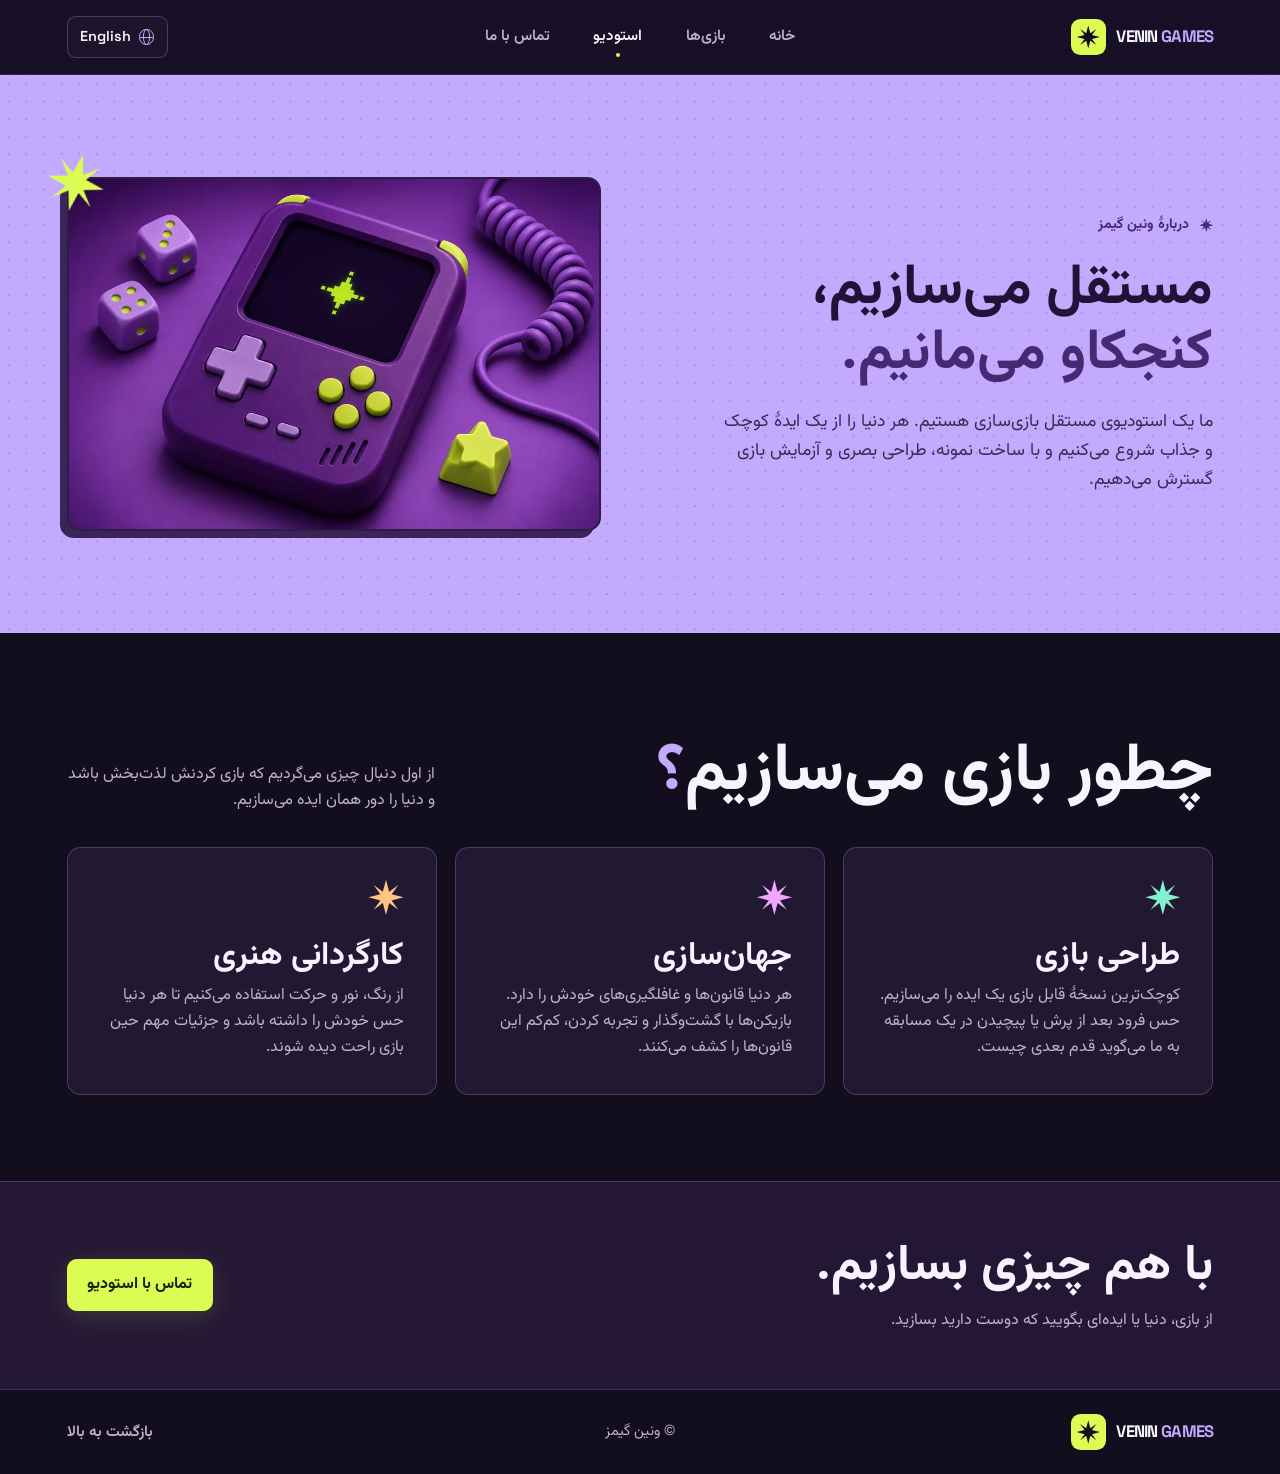
<file: fa/studio/index.html>
<!doctype html>
<html lang="fa" dir="rtl">
<head>
  <meta charset="utf-8">
  <meta name="viewport" content="width=device-width, initial-scale=1">
  <meta name="theme-color" content="#171126">
  <meta name="description" content="با استودیوی مستقل ونین گیمز و رویکرد ما به طراحی بازی، جهان‌سازی و کارگردانی هنری آشنا شوید.">
  <meta property="og:type" content="website">
  <meta property="og:title" content="دربارهٔ استودیو · ونین گیمز">
  <meta property="og:description" content="با استودیوی مستقل ونین گیمز و رویکرد ما به طراحی بازی، جهان‌سازی و کارگردانی هنری آشنا شوید.">
  <meta property="og:image" content="https://veningames.github.io/assets/images/venin-hero.webp">
  <title>دربارهٔ استودیو · ونین گیمز</title>
  <link rel="canonical" href="https://veningames.github.io/fa/studio/">
  <link rel="alternate" hreflang="en" href="https://veningames.github.io/studio/">
  <link rel="alternate" hreflang="fa" href="https://veningames.github.io/fa/studio/">
  <link rel="icon" type="image/png" href="../../assets/images/favicon.png">
  <link rel="stylesheet" href="../../assets/site.css">
  <script src="../../assets/site.js" defer></script>
</head>
<body id="home">
  <a class="skip-link" href="#main">رفتن به محتوا</a>

  <header class="site-header">
    <div class="shell header-inner">
      <a class="brand" href="../" aria-label="صفحهٔ اصلی ونین گیمز" dir="ltr">
        <span class="brand-mark" aria-hidden="true"><span class="spark"></span></span>
        <span class="wordmark" lang="en">VENIN<span>GAMES</span></span>
      </a>
      <nav class="site-nav" id="site-nav" aria-label="منوی اصلی">
        <a href="../">خانه</a>
        <a href="../games/">بازی‌ها</a>
        <a href="../studio/" aria-current="page">استودیو</a>
        <a href="../contact/">تماس با ما</a>
      </nav>
      <div class="header-tools">
        <a class="language-switch" href="../../studio/" hreflang="en" lang="en" data-language-switch>
          <span class="globe-icon" aria-hidden="true"></span>
          <span>English</span>
        </a>
        <button class="menu-toggle" type="button" aria-label="منو" aria-expanded="false" aria-controls="site-nav" hidden>
          <span class="menu-icon" aria-hidden="true"></span>
        </button>
      </div>
    </div>
  </header>

  <main id="main" tabindex="-1">
    <section class="page-intro studio-intro" aria-labelledby="page-title">
      <div class="shell studio-layout">
        <div class="page-intro-copy">
          <p class="eyebrow"><span class="spark" aria-hidden="true"></span> دربارهٔ ونین گیمز</p>
          <h1 id="page-title">مستقل می‌سازیم،<br><span>کنجکاو می‌مانیم.</span></h1>
          <p class="page-description">ما یک استودیوی مستقل بازی‌سازی هستیم. هر دنیا را از یک ایدهٔ کوچک و جذاب شروع می‌کنیم و با ساخت نمونه، طراحی بصری و آزمایش بازی گسترش می‌دهیم.</p>
        </div>
        <figure class="studio-visual">
          <img src="../../assets/images/studio-desk.webp" alt="کنسول دستی بنفش با ستاره‌ای پیکسلی و سبز روی صفحه" width="960" height="640" fetchpriority="high">
          <span class="studio-spark spark" aria-hidden="true"></span>
        </figure>
      </div>
    </section>

    <section class="process-section" aria-labelledby="process-title">
      <div class="shell">
        <div class="section-heading" data-reveal>
          <h2 id="process-title">چطور بازی می‌سازیم<span>؟</span></h2>
          <p>از اول دنبال چیزی می‌گردیم که بازی کردنش لذت‌بخش باشد و دنیا را دور همان ایده می‌سازیم.</p>
        </div>
        <div class="process-grid">
          <article class="process-card" data-reveal>
            <span class="spark" aria-hidden="true"></span>
            <h3>طراحی بازی</h3>
            <p>کوچک‌ترین نسخهٔ قابل بازی یک ایده را می‌سازیم. حس فرود بعد از پرش یا پیچیدن در یک مسابقه به ما می‌گوید قدم بعدی چیست.</p>
          </article>
          <article class="process-card" data-reveal>
            <span class="spark" aria-hidden="true"></span>
            <h3>جهان‌سازی</h3>
            <p>هر دنیا قانون‌ها و غافلگیری‌های خودش را دارد. بازیکن‌ها با گشت‌وگذار و تجربه کردن، کم‌کم این قانون‌ها را کشف می‌کنند.</p>
          </article>
          <article class="process-card" data-reveal>
            <span class="spark" aria-hidden="true"></span>
            <h3>کارگردانی هنری</h3>
            <p>از رنگ، نور و حرکت استفاده می‌کنیم تا هر دنیا حس خودش را داشته باشد و جزئیات مهم حین بازی راحت دیده شوند.</p>
          </article>
        </div>
      </div>
    </section>

    <section class="studio-contact" aria-labelledby="studio-contact-title">
      <div class="shell studio-contact-inner" data-reveal>
        <div>
          <h2 id="studio-contact-title">با هم چیزی بسازیم.</h2>
          <p>از بازی، دنیا یا ایده‌ای بگویید که دوست دارید بسازید.</p>
        </div>
        <a class="button button-main" href="../contact/">تماس با استودیو</a>
      </div>
    </section>
  </main>

  <footer class="site-footer">
    <div class="shell footer-inner">
      <a class="brand" href="../" aria-label="صفحهٔ اصلی ونین گیمز" dir="ltr">
        <span class="brand-mark" aria-hidden="true"><span class="spark"></span></span>
        <span class="wordmark" lang="en">VENIN<span>GAMES</span></span>
      </a>
      <p>© ونین گیمز</p>
      <a class="footer-top" href="#home">بازگشت به بالا</a>
    </div>
  </footer>
</body>
</html>
</file>
<file: assets/site.css>
@font-face {
  font-family: "Space Grotesk";
  src: url("fonts/space-grotesk.woff2") format("woff2");
  font-style: normal;
  font-weight: 400 700;
  font-display: swap;
}

@font-face {
  font-family: Vazirmatn;
  src: url("fonts/vazirmatn.woff2") format("woff2");
  font-style: normal;
  font-weight: 100 900;
  font-display: swap;
}

:root {
  color-scheme: dark;
  --font: "Space Grotesk", Arial, sans-serif;
  --paper: #f7f3ff;
  --muted: #bfb3ce;
  --ink: #130e1e;
  --hero-base: #181128;
  --panel: #211832;
  --lavender: #c3aaff;
  --lime: #dcfc53;
  --gutter: clamp(1.25rem, 5.2vw, 5.5rem);
  --header-height: 4.625rem;
  --hero-direction: to right;
  --hero-mirror: 1;
  --ticker-distance: -50%;
  --spark-shape: polygon(50% 0, 59% 34%, 85% 15%, 66% 41%, 100% 50%, 66% 59%, 85% 85%, 59% 66%, 50% 100%, 41% 66%, 15% 85%, 34% 59%, 0 50%, 34% 41%, 15% 15%, 41% 34%);
  scroll-behavior: smooth;
  scroll-padding-top: calc(var(--header-height) + 0.7rem);
}

:root[dir="rtl"] {
  --font: Vazirmatn, Tahoma, sans-serif;
  --hero-direction: to left;
  --hero-mirror: -1;
  --ticker-distance: 50%;
}

*, *::before, *::after { box-sizing: border-box; }
[hidden] { display: none !important; }

body {
  margin: 0;
  background: var(--ink);
  color: var(--paper);
  font: 400 1rem/1.65 var(--font);
  -webkit-font-smoothing: antialiased;
}

h1, h2, h3, p, figure { margin: 0; }
img { display: block; max-width: 100%; }
a { color: inherit; text-decoration: none; }
button { color: inherit; font: inherit; cursor: pointer; }

::selection { background: var(--lime); color: var(--ink); }

:focus-visible {
  outline: 2px solid var(--lime);
  outline-offset: 5px;
}

.visually-hidden {
  position: absolute;
  width: 1px;
  height: 1px;
  overflow: hidden;
  clip-path: inset(50%);
  white-space: nowrap;
}

.skip-link {
  position: fixed;
  z-index: 20;
  inset-block-start: 0.75rem;
  inset-inline-start: var(--gutter);
  padding: 0.6rem 1rem;
  border-radius: 0.4rem;
  background: var(--lime);
  color: var(--ink);
  transform: translateY(-160%);
}

.skip-link:focus { transform: none; }

.shell {
  width: min(calc(100% - 2 * var(--gutter)), 78rem);
  margin-inline: auto;
}

.spark {
  display: inline-block;
  flex: none;
  aspect-ratio: 1;
  background: currentColor;
  clip-path: var(--spark-shape);
}

.site-header {
  position: sticky;
  z-index: 10;
  inset-block-start: 0;
  border-block-end: 1px solid #a78dc72e;
  background: #181128f2;
  backdrop-filter: blur(16px);
}

.header-inner {
  display: grid;
  min-height: var(--header-height);
  grid-template-columns: 1fr auto 1fr;
  align-items: center;
  gap: 1.5rem;
}

.brand {
  display: inline-flex;
  width: fit-content;
  align-items: center;
  gap: 0.65rem;
  border-radius: 0.45rem;
}

.brand-mark {
  display: grid;
  width: 2.2rem;
  aspect-ratio: 1;
  flex: none;
  place-items: center;
  border-radius: 0.58rem;
  background: var(--lime);
  color: var(--ink);
}

.brand-mark .spark {
  width: 1.45rem;
  transition: transform 450ms cubic-bezier(0.2, 0.8, 0.3, 1);
}

.brand:hover .spark { transform: rotate(45deg); }

.wordmark {
  font: 700 1.04rem/1 "Space Grotesk", Arial, sans-serif;
  letter-spacing: -0.045em;
  white-space: nowrap;
}

.wordmark > span {
  margin-inline-start: 0.22em;
  color: var(--lavender);
}

.site-nav, .header-tools {
  display: flex;
  align-items: center;
}

.site-nav { gap: clamp(1.6rem, 3.4vw, 3rem); }
.header-tools { justify-content: flex-end; gap: 0.5rem; }

.site-nav a, .footer-top {
  color: var(--muted);
  font-size: 0.95rem;
  font-weight: 600;
  transition: color 180ms ease;
}

.site-nav a:hover, .footer-top:hover { color: var(--lime); }
.site-nav a[aria-current="page"] { position: relative; color: var(--paper); }

.site-nav a[aria-current="page"]::after {
  position: absolute;
  inset-block-end: -0.48rem;
  inset-inline-start: calc(50% - 0.14rem);
  width: 0.28rem;
  aspect-ratio: 1;
  border-radius: 50%;
  background: var(--lime);
  content: "";
}

.language-switch, .menu-toggle {
  display: inline-flex;
  min-height: 2.625rem;
  align-items: center;
  justify-content: center;
  gap: 0.45rem;
  border: 1px solid #ad93d650;
  border-radius: 0.55rem;
  background: #ffffff06;
  font-size: 0.9rem;
  font-weight: 600;
  transition: background 180ms ease, border-color 180ms ease;
}

.language-switch:lang(fa) { font-family: Vazirmatn, Tahoma, sans-serif; }
.language-switch:lang(en) { font-family: "Space Grotesk", Arial, sans-serif; }
.language-switch { padding-inline: 0.8rem; }
.menu-toggle { display: none; width: 2.625rem; padding: 0; }

.language-switch:hover, .menu-toggle:hover {
  border-color: var(--lavender);
  background: #c3aaff1a;
}

.globe-icon {
  position: relative;
  width: 0.95rem;
  aspect-ratio: 1;
  border: 1px solid currentColor;
  border-radius: 50%;
  color: var(--lavender);
}

.globe-icon::before, .globe-icon::after {
  position: absolute;
  content: "";
}

.globe-icon::before {
  inset: -1px 3px;
  border: 1px solid currentColor;
  border-radius: 50%;
}

.globe-icon::after { inset: 50% 0 auto; border-block-start: 1px solid currentColor; }

.menu-icon, .menu-icon::before, .menu-icon::after {
  width: 1rem;
  height: 2px;
  border-radius: 2px;
  background: currentColor;
}

.menu-icon { position: relative; }

.menu-icon::before, .menu-icon::after {
  position: absolute;
  inset-inline-start: 0;
  content: "";
  transition: transform 180ms ease;
}

.menu-icon::before { transform: translateY(-5px); }
.menu-icon::after { transform: translateY(5px); }
.menu-toggle[aria-expanded="true"] .menu-icon { background: transparent; }
.menu-toggle[aria-expanded="true"] .menu-icon::before { transform: rotate(45deg); }
.menu-toggle[aria-expanded="true"] .menu-icon::after { transform: rotate(-45deg); }

.hero {
  position: relative;
  isolation: isolate;
  overflow: clip;
  background: var(--hero-base);
}

.hero::before {
  position: absolute;
  z-index: -1;
  inset: 0;
  background-image: linear-gradient(#b198de13 1px, transparent 1px), linear-gradient(90deg, #b198de13 1px, transparent 1px);
  background-size: 3.5rem 3.5rem;
  mask-image: linear-gradient(var(--hero-direction), #000, #0008 33%, transparent 61%);
  content: "";
}

.hero-art {
  position: absolute;
  z-index: -1;
  inset-block: 0;
  inset-inline-end: 0;
  width: min(73%, 69rem);
  overflow: hidden;
  pointer-events: none;
}

.hero-art img {
  width: 100%;
  height: 100%;
  object-fit: cover;
  object-position: 50% 15%;
  transform: translate3d(var(--hero-x, 0), var(--hero-y, 0), 0) scaleX(var(--hero-mirror)) scale(1.04);
  transition: transform 400ms cubic-bezier(0.22, 0.75, 0.24, 1);
}

.hero-art::after {
  position: absolute;
  inset: 0;
  background:
    linear-gradient(var(--hero-direction), var(--hero-base), #181128ee 12%, #1811285c 32%, transparent 51%),
    linear-gradient(to top, var(--hero-base), transparent 23%);
  content: "";
}

.hero-inner {
  display: flex;
  min-height: clamp(35.75rem, 45vw, 43rem);
  align-items: center;
  padding-block: 4rem 4.8rem;
}

.hero-copy { max-width: 42rem; animation: hero-in 700ms both; }

.eyebrow, .game-genre, .dialog-genre, .ticker-track {
  font-size: 0.875rem;
  font-weight: 700;
  letter-spacing: 0.11em;
  text-transform: uppercase;
}

.eyebrow {
  display: flex;
  align-items: center;
  gap: 0.6rem;
  color: var(--lime);
}

.eyebrow .spark { width: 0.9rem; }

h1, h2, h3 {
  font-weight: 700;
  letter-spacing: -0.065em;
}

h1 {
  margin-block-start: 1.25rem;
  font-size: clamp(3.8rem, 7.2vw, 7.1rem);
  line-height: 0.94;
}

h2 {
  font-size: clamp(3.2rem, 5.7vw, 5.3rem);
  line-height: 0.99;
}

h1 span, .section-heading h2 span, .contact-content h2 span { color: var(--lavender); }

.hero-description {
  max-width: 26rem;
  margin-block-start: 1.5rem;
  color: var(--muted);
  font-size: clamp(1rem, 1.45vw, 1.18rem);
  line-height: 1.65;
}

.hero-actions {
  display: flex;
  flex-wrap: wrap;
  gap: 0.7rem;
  margin-block-start: 2rem;
}

.button {
  display: inline-flex;
  min-height: 3.3rem;
  align-items: center;
  justify-content: center;
  padding: 0.65rem 1.22rem;
  border: 1px solid transparent;
  border-radius: 0.6rem;
  font-weight: 700;
  text-align: center;
  transition: transform 200ms ease, background 200ms ease, border-color 200ms ease, box-shadow 200ms ease;
}

.button:hover { transform: translateY(-3px); }
.button:active { transform: translateY(0); }

.button-main {
  border-color: var(--lime);
  background: var(--lime);
  color: #18210d;
  box-shadow: 0 6px 28px #dcfc5326;
}

.button-main:hover {
  border-color: #e9ff87;
  background: #e9ff87;
  box-shadow: 0 8px 36px #dcfc5340;
}

.button-outline {
  border-color: #b79ddb61;
  background: #251b3ac9;
}

.button-outline:hover { border-color: var(--lavender); background: #382754; }

.button-dark { border-color: #24163c; background: #24163c; color: var(--paper); }
.button-dark:hover { background: #3b2861; }
.section-actions { display: flex; justify-content: center; margin-block-start: 2rem; }

.hero-spark {
  position: absolute;
  width: 1.6rem;
  color: var(--lavender);
  pointer-events: none;
  animation: sparkle 3.8s ease-in-out infinite;
}

.hero-spark-large { inset-block-start: 18%; inset-inline-start: 56%; }
.hero-spark-small { inset-block-start: 82%; inset-inline-start: 92%; width: 0.9rem; color: var(--lime); animation-delay: -1.65s; }

.ticker {
  display: flex;
  min-height: 3.2rem;
  align-items: stretch;
  overflow: clip;
  border-block: 1px solid #eaff8b;
  background: var(--lime);
  color: #202410;
}

.ticker-window { display: flex; min-width: 0; flex: 1; overflow: hidden; }
.ticker-track, .ticker-group { display: flex; width: max-content; flex: none; align-items: center; }
.ticker-group { gap: clamp(1.4rem, 3vw, 2.6rem); padding-inline-end: clamp(1.4rem, 3vw, 2.6rem); }
.ticker-group .spark { width: 1rem; }
.ticker[data-animated] .ticker-track { animation: ticker-slide 35s linear infinite; }
.ticker[data-paused] .ticker-track { animation-play-state: paused; }

.ticker-toggle {
  display: grid;
  width: 3.2rem;
  flex: none;
  place-items: center;
  border: 0;
  border-inline-start: 1px solid #20241040;
  background: #20241008;
  transition: background 180ms ease;
}

.ticker-toggle:hover { background: #20241020; }
.ticker-toggle:focus-visible { outline-color: #202410; outline-offset: -5px; }
.pause-icon { width: 0.65rem; height: 0.72rem; border-inline: 2px solid currentColor; }
.ticker[data-paused] .pause-icon { border: 0; background: currentColor; clip-path: polygon(0 0, 100% 50%, 0 100%); }

.games-section { padding-block: clamp(4rem, 7.3vw, 6.9rem) clamp(4.5rem, 8vw, 7.5rem); }

.section-heading {
  display: flex;
  align-items: end;
  justify-content: space-between;
  gap: 1.25rem 2.5rem;
  margin-block-end: 2rem;
}

.section-heading h2 { margin-block-start: 0.8rem; }
.section-heading > p { max-width: 23rem; color: var(--muted); }

.game-grid { display: grid; grid-template-columns: repeat(3, minmax(0, 1fr)); gap: 1.25rem; }

.game-card {
  position: relative;
  overflow: hidden;
  border: 1px solid #ad93d64a;
  border-radius: 0.85rem;
  background: var(--panel);
  transition: transform 280ms ease, border-color 280ms ease, box-shadow 280ms ease;
}

.game-orbit { --game-accent: #81f1ce; }
.game-overdrive { --game-accent: #f3a6ff; }
.game-moss { --game-accent: #ffc482; }

.game-card:hover, .game-card:focus-within {
  transform: translateY(-6px);
  border-color: var(--game-accent);
  box-shadow: 0 15px 45px #05020682;
}

.game-visual { overflow: hidden; aspect-ratio: 1.54; background: #2b1d46; }

.game-image {
  width: 100%;
  height: 100%;
  object-fit: cover;
  transition: transform 520ms cubic-bezier(0.2, 0.75, 0.25, 1);
}

.game-card:hover .game-image, .game-card:focus-within .game-image { transform: scale(1.055); }

.game-info {
  display: flex;
  align-items: center;
  justify-content: space-between;
  gap: 0.75rem;
  padding: 1.15rem 1.25rem 1.25rem;
  border-block-start: 1px solid #ad93d631;
}

.game-genre, .dialog-genre { color: var(--game-accent, var(--lime)); font-size: 0.81rem; }
.game-title { margin-block-start: 0.26rem; font-size: clamp(1.35rem, 2.2vw, 2rem); line-height: 1.15; letter-spacing: -0.05em; }
.game-description { padding: 0 1.25rem 1.25rem; color: var(--muted); }

.game-open, .close-button {
  display: grid;
  width: 2.625rem;
  aspect-ratio: 1;
  flex: none;
  place-items: center;
  border: 1px solid #ad93d658;
  border-radius: 0.5rem;
  background: #271d3a;
  transition: background 200ms ease, border-color 200ms ease, color 200ms ease;
}

.game-open::after { position: absolute; inset: 0; content: ""; }

.game-card:hover .game-open, .game-card:focus-within .game-open, .close-button:hover {
  border-color: var(--game-accent, var(--lime));
  background: var(--game-accent, var(--lime));
  color: var(--ink);
}

.game-open:focus-visible { outline-offset: 2px; }

.plus-icon, .plus-icon::after {
  width: 0.9rem;
  height: 2px;
  border-radius: 2px;
  background: currentColor;
}

.plus-icon { position: relative; }
.plus-icon::after { position: absolute; inset: 0; transform: rotate(90deg); content: ""; }

.studio-section {
  position: relative;
  overflow: clip;
  padding-block: clamp(4.5rem, 7vw, 6.6rem);
  background: radial-gradient(#3926652b 1px, transparent 1px) 0 0 / 1.1rem 1.1rem, #c3aaff;
  color: #201337;
}

.studio-layout {
  display: grid;
  grid-template-columns: 1.02fr 1fr;
  align-items: center;
  gap: clamp(2.4rem, 7vw, 7rem);
}

.studio-copy .eyebrow { color: #412866; }
.studio-copy h2 { margin-block-start: 0.8rem; font-size: clamp(2.75rem, 4.75vw, 4.7rem); }
.studio-copy > p:not(.eyebrow) { max-width: 32rem; margin-block-start: 1.4rem; color: #3b2a58; font-size: 1.075rem; }
.studio-copy .button { margin-block-start: 1.45rem; }

.studio-visual {
  position: relative;
  border: 2px solid #2d1d46;
  border-radius: 0.85rem;
  background: #352254;
  box-shadow: 7px 7px #3a2458;
}

:root[dir="rtl"] .studio-visual { box-shadow: -7px 7px #3a2458; }
.studio-visual img { width: 100%; aspect-ratio: 1.52; height: auto; border-radius: calc(0.85rem - 2px); object-fit: cover; }

.studio-spark {
  position: absolute;
  inset-block-start: -1.6rem;
  inset-inline-end: -1.35rem;
  width: clamp(2.6rem, 4.5vw, 4.2rem);
  color: var(--lime);
  transform: rotate(14deg);
}

.contact-section {
  padding-block: clamp(5rem, 9vw, 8rem);
  background: radial-gradient(ellipse at 50% 86%, #3b2465 0, #1e1532 39%, var(--ink) 74%);
  text-align: center;
}

.contact-content .eyebrow { justify-content: center; }
.contact-content h2 { margin-block-start: 1rem; }
.contact-content > p:last-of-type { margin: 1.3rem auto 1.6rem; color: var(--muted); }

.page-intro {
  position: relative;
  isolation: isolate;
  overflow: clip;
  padding-block: clamp(4rem, 8vw, 7.5rem);
  background: radial-gradient(ellipse at 74% 12%, #362151, transparent 72%), var(--hero-base);
}

.page-intro-copy { position: relative; animation: hero-in 700ms both; }
.page-intro h1 { font-size: clamp(3.2rem, 6.65vw, 6.3rem); }
.page-intro h1:lang(fa) { font-size: clamp(3rem, 6.1vw, 5.7rem); }
.page-description { max-width: 31rem; margin-block-start: 1.25rem; color: var(--muted); font-size: 1.1rem; }

.catalogue-intro { border-block-end: 1px solid #ad93d636; }

.catalogue-art {
  position: absolute;
  z-index: -1;
  inset-block: 0;
  inset-inline-end: 0;
  width: min(68%, 77rem);
  overflow: hidden;
}

.catalogue-art img {
  width: 100%;
  height: 100%;
  transform: scaleX(var(--hero-mirror));
  object-fit: cover;
  object-position: center 58%;
}

.catalogue-art::after {
  position: absolute;
  inset: 0;
  background: linear-gradient(var(--hero-direction), #1a122b 3%, #1a122bed 22%, #21143037 68%),
    linear-gradient(to top, #181128d9, transparent 65%);
  content: "";
}

.catalogue-section, .process-section, .faq-section { padding-block: clamp(3.5rem, 6.7vw, 6rem); }
.catalogue-section { min-height: 28rem; }
.catalogue-toolbar { display: grid; grid-template-columns: minmax(13rem, 21rem) 1fr; gap: 1.25rem; align-items: end; }
.catalogue-filters { display: flex; flex-wrap: wrap; justify-content: end; gap: 0.5rem; margin: 0; padding: 0; border: 0; }
.catalogue-count { margin-block: 1rem 0.85rem; color: var(--muted); font-size: 0.9rem; }

.filter-button {
  min-height: 2.85rem;
  padding-inline: 0.92rem;
  border: 1px solid #ad93d658;
  border-radius: 0.48rem;
  background: #231932;
  color: var(--muted);
  font-size: 0.9rem;
  font-weight: 700;
  transition: background 180ms ease, color 180ms ease, border-color 180ms ease;
}

.filter-button:hover { border-color: var(--lavender); color: var(--paper); }
.filter-button[aria-pressed="true"] { border-color: var(--lime); background: var(--lime); color: var(--ink); }
.catalogue-empty { padding: clamp(2rem, 6vw, 4.7rem) 1.25rem; border: 1px dashed #ad93d661; border-radius: 0.85rem; text-align: center; }
.catalogue-empty h2 { font-size: clamp(1.75rem, 4vw, 2.8rem); }
.catalogue-empty p { margin-block: 0.6rem 1.1rem; color: var(--muted); }

.studio-intro {
  background: radial-gradient(#3926652b 1px, transparent 1px) 0 0 / 1.1rem 1.1rem, var(--lavender);
  color: #201337;
}

.studio-intro .studio-layout { gap: clamp(2.5rem, 5.2vw, 5rem); }
.studio-section :focus-visible, .studio-intro :focus-visible { outline-color: #201337; }
.studio-intro h1 { font-size: clamp(2.8rem, 5.2vw, 5.25rem); }
.studio-intro .eyebrow, .studio-intro h1 span { color: #472872; }
.studio-intro .page-description { color: #3b2a58; }
.studio-intro h1:lang(fa) { font-size: clamp(2.6rem, 4.4vw, 4.8rem); }

.process-section h2, .faq-section h2 { font-size: clamp(2.6rem, 5.2vw, 4.5rem); }
.process-grid { display: grid; grid-template-columns: repeat(3, minmax(0, 1fr)); gap: 1.15rem; }

.process-card {
  padding: clamp(1.25rem, 3vw, 2rem);
  border: 1px solid #ad93d64a;
  border-radius: 0.85rem;
  background: var(--panel);
  --process-accent: #81f1ce;
}

.process-card:nth-child(2) { --process-accent: #f3a6ff; }
.process-card:nth-child(3) { --process-accent: #ffc482; }
.process-card .spark { width: 2.2rem; color: var(--process-accent); }
.process-card h3 { margin-block: 0.78rem 0.5rem; font-size: clamp(1.4rem, 2.5vw, 2rem); line-height: 1.15; }
.process-card p { color: var(--muted); }

.studio-contact { padding-block: 3.4rem; border-block-start: 1px solid #ad93d64a; background: #241735; }
.studio-contact-inner { display: flex; align-items: center; justify-content: space-between; gap: 1.5rem 2.5rem; }
.studio-contact h2 { font-size: clamp(2rem, 3.9vw, 3.4rem); }
.studio-contact p { margin-block-start: 0.6rem; color: var(--muted); }
.studio-contact .button { flex: none; }

.contact-intro { border-block-end: 1px solid #ad93d636; }
.contact-layout { display: grid; grid-template-columns: 1.06fr 1fr; align-items: start; gap: clamp(2rem, 5.5vw, 5.5rem); }
.contact-intro h1 { font-size: clamp(3.2rem, 5.9vw, 6rem); }
.contact-intro h1:lang(fa) { font-size: clamp(3.15rem, 5.35vw, 5.6rem); }
.contact-methods { display: grid; gap: 1.35rem; margin-block-start: 2rem; }
.contact-methods p { color: var(--muted); font-size: 0.9rem; }
.contact-methods a { width: fit-content; overflow-wrap: anywhere; font-weight: 700; }
.contact-methods [data-contact-email] { display: inline-block; margin-block-start: 0.2rem; color: var(--lime); font: 700 clamp(0.95rem, 2vw, 1.2rem)/1.5 "Space Grotesk", Arial, sans-serif; }
.profile-link { color: var(--lavender); }
.contact-methods a:hover, .faq-list p a { text-decoration: underline; text-underline-offset: 0.2em; }

.contact-form {
  display: grid;
  min-width: 0;
  justify-items: stretch;
  gap: 1rem;
  padding: clamp(1.2rem, 3.2vw, 2.35rem);
  border: 1px solid #ad93d663;
  border-radius: 1rem;
  background: #261b37;
  box-shadow: 0 18px 70px #100a196e;
}

.contact-form h2 { margin-block-end: 0.3rem; font-size: clamp(1.75rem, 3.8vw, 2.6rem); }
.form-row { display: grid; grid-template-columns: repeat(2, minmax(0, 1fr)); gap: 0.9rem; }
.field { display: grid; min-width: 0; gap: 0.35rem; }
.field label { color: var(--paper); font-size: 0.9rem; font-weight: 600; }

.field :is(input, select, textarea) {
  width: 100%;
  min-width: 0;
  min-height: 2.85rem;
  padding: 0.6rem 0.8rem;
  border: 1px solid #ad93d65c;
  border-radius: 0.48rem;
  background: #180f27;
  color: var(--paper);
  font: inherit;
}

.field :is(input, textarea)::placeholder { color: #ac9dbf; }
.field :is(input, select, textarea):focus-visible { outline-offset: 2px; }
.field select {
  appearance: none;
  padding-inline-end: 2rem;
  background-image: linear-gradient(45deg, transparent 50%, var(--lavender) 50%), linear-gradient(135deg, var(--lavender) 50%, transparent 50%);
  background-position: right 1.15rem center, right 0.85rem center;
  background-size: 0.3rem 0.3rem;
  background-repeat: no-repeat;
}
.field select:dir(rtl) { background-position: left 0.85rem center, left 1.15rem center; }
.field textarea { resize: vertical; }
.field textarea[readonly] { color: var(--muted); }
.contact-form > .button { justify-self: start; }
.form-help, .form-status { color: var(--muted); font-size: 0.9rem; }
.form-help { margin-block-start: -0.48rem; }
.form-status { color: var(--lime); }
.form-status:empty { margin-block-start: -1rem; }
.message-draft { padding-block-start: 1rem; border-block-start: 1px solid #ad93d64a; }
.draft-actions { display: flex; flex-wrap: wrap; gap: 0.65rem; margin-block-start: 0.9rem; }

.faq-layout { display: grid; grid-template-columns: 0.88fr 1fr; gap: 2rem 4rem; }
.faq-layout h2 span { color: var(--lavender); }
.faq-list details { padding: 0.9rem 1.15rem; border: 1px solid #ad93d64a; border-radius: 0.65rem; background: var(--panel); }
.faq-list details + details { margin-block-start: 0.7rem; }
.faq-list summary { display: flex; align-items: center; justify-content: space-between; gap: 0.8rem; list-style: none; cursor: pointer; font-weight: 700; }
.faq-list summary::-webkit-details-marker { display: none; }
.faq-list summary .plus-icon { flex: none; color: var(--lavender); transition: transform 200ms ease; }
.faq-list details[open] .plus-icon { transform: rotate(45deg); }
.faq-list details p { margin-block-start: 0.72rem; color: var(--muted); }
.faq-list p a { color: var(--lavender); }

.site-footer { border-block-start: 1px solid #ad93d64a; background: var(--ink); }

.footer-inner {
  display: grid;
  min-height: 5.3rem;
  grid-template-columns: 1fr auto 1fr;
  align-items: center;
  gap: 1rem;
}

.footer-inner p { color: var(--muted); font-size: 0.9rem; }
.footer-top { justify-self: end; }

.game-dialog {
  width: min(38rem, calc(100% - 2rem));
  max-height: calc(100% - 2rem);
  padding: 0;
  overflow: auto;
  border: 1px solid #ad93d67d;
  border-radius: 1rem;
  background: var(--panel);
  color: var(--paper);
  box-shadow: 0 24px 75px #07030cb0;
}

.game-dialog[open] { animation: dialog-in 220ms ease both; }
.game-dialog::backdrop { background: #0b0714cd; backdrop-filter: blur(6px); }
html:has(.game-dialog[open]) { overflow: hidden; }
.dialog-panel { position: relative; }
.dialog-image { width: 100%; height: auto; max-height: 20rem; object-fit: cover; }
.dialog-content { padding: 1.4rem clamp(1.25rem, 4vw, 2.1rem) 1.9rem; }
.dialog-content h2 { margin-block: 0.45rem 0.8rem; font-size: clamp(2rem, 6vw, 3.2rem); }
.dialog-content > p:last-child { color: var(--muted); }
.dialog-close { position: absolute; inset-block-start: 0.8rem; inset-inline-end: 0.8rem; }
.close-button { background: #1c142d; }
.close-button .plus-icon { transform: rotate(45deg); }

:root[dir="rtl"] :is(h1, h2, h3, .eyebrow, .game-genre, .dialog-genre, .ticker-track) {
  letter-spacing: normal;
}

:root[dir="rtl"] .hero h1 { font-size: clamp(3.25rem, 6.35vw, 6.2rem); }
:root[dir="rtl"] h1 { line-height: 1.16; }
:root[dir="rtl"] h2 { line-height: 1.25; }

[data-reveal].is-revealed { animation: section-in 650ms both; }
.game-card:nth-child(2).is-revealed { animation-delay: 65ms; }
.game-card:nth-child(3).is-revealed { animation-delay: 130ms; }

@keyframes hero-in { from { opacity: 0.65; transform: translateY(14px); } to { opacity: 1; transform: translateY(0); } }
@keyframes section-in { from { opacity: 0.56; translate: 0 22px; } to { opacity: 1; translate: 0 0; } }
@keyframes dialog-in { from { opacity: 0; translate: 0 8px; } to { opacity: 1; translate: 0 0; } }
@keyframes sparkle { 0%, 100% { opacity: 0.45; transform: scale(0.85); } 50% { opacity: 0.95; transform: scale(1.1) rotate(18deg); } }
@keyframes ticker-slide { to { transform: translateX(var(--ticker-distance)); } }

@media (max-width: 900px) {
  .game-grid { gap: 0.85rem; }
  .game-info { padding: 0.9rem; }
  .game-genre { letter-spacing: 0.055em; }
  .studio-layout { gap: 2.25rem; }
}

@media (max-width: 760px) {
  :root { --header-height: 4.25rem; }
  .header-inner { grid-template-columns: 1fr auto; gap: 0.5rem 0.8rem; }
  .site-nav { grid-column: 1 / -1; grid-row: 2; flex-wrap: wrap; justify-content: space-between; padding-block-end: 0.7rem; }
  .has-menu .site-nav {
    position: absolute;
    inset-block-start: 100%;
    inset-inline: 0;
    display: none;
    gap: 0.7rem;
    padding: 0.85rem var(--gutter) 1rem;
    border-block-end: 1px solid #ad93d64a;
    background: var(--hero-base);
  }
  .has-menu .site-nav[data-open] { display: flex; }
  .site-nav a { display: inline-flex; min-height: 2.75rem; align-items: center; padding-inline: 0.55rem; }
  .site-nav a[aria-current="page"]::after { inset-block-end: 0; }
  .menu-toggle { display: inline-flex; }

  .hero-art { inset-block: 0 auto; width: 100%; height: clamp(18rem, 79vw, 29rem); }
  .hero-art img { object-position: 50% 45%; }
  .hero-art::after { background: linear-gradient(to top, var(--hero-base) 1%, #181128bd 14%, transparent 48%); }
  .hero::before { mask-image: linear-gradient(transparent 34%, #000); }
  .hero-inner { min-height: 0; padding-block: clamp(14.25rem, 67vw, 24rem) 3.25rem; }
  .hero-copy { max-width: 100%; }
  h1 { margin-block-start: 0.85rem; font-size: clamp(2.8rem, 12.8vw, 5.5rem); }
  :root[dir="rtl"] .hero h1 { font-size: clamp(2.65rem, 11.8vw, 5rem); }
  .hero-description { margin-block-start: 1rem; }
  .hero-actions { margin-block-start: 1.45rem; }
  .hero-spark-large { inset-block-start: 10%; inset-inline-start: 16%; width: 1.1rem; }
  .hero-spark-small { inset-block-start: 29%; inset-inline-start: 90%; }

  .section-heading { align-items: start; flex-direction: column; margin-block-end: 1.55rem; }
  .section-heading h2 { margin-block-start: 0.62rem; }
  .game-grid { grid-template-columns: repeat(2, minmax(0, 1fr)); }
  .studio-layout { grid-template-columns: 1fr; }
  .studio-copy h2 { font-size: clamp(2.6rem, 8.5vw, 4.2rem); }
  .studio-copy > p:not(.eyebrow) { margin-block-start: 1rem; }
  .studio-visual { margin-inline-end: 0.5rem; }
  .studio-spark { inset-inline-end: -0.95rem; }

  .catalogue-art { width: 100%; opacity: 0.47; }
  .catalogue-art::after { background: linear-gradient(var(--hero-direction), #181128 6%, #18112880 100%); }
  .catalogue-toolbar, .contact-layout, .faq-layout { grid-template-columns: 1fr; }
  .catalogue-filters { justify-content: start; }
  .process-grid { grid-template-columns: 1fr; }
  .studio-intro .studio-layout { gap: 2.8rem; }
  .studio-contact-inner { align-items: flex-start; flex-direction: column; }
  .contact-layout { gap: 2.35rem; }
}

@media (max-width: 490px) {
  .header-inner { column-gap: 0.45rem; }
  .header-tools { gap: 0.35rem; }
  .site-header .brand { gap: 0.45rem; }
  .site-header .brand-mark { width: 2rem; }
  .site-header .wordmark { font-size: 0.95rem; }
  .language-switch { padding-inline: 0.64rem; }
  .button { min-height: 3.05rem; padding-inline: 0.85rem; font-size: 0.94rem; }
  .game-grid { grid-template-columns: 1fr; gap: 1rem; }
  .game-info { padding: 1rem; }
  .game-title { font-size: 1.65rem; }
  .form-row { grid-template-columns: 1fr; }
  .contact-intro h1 { font-size: clamp(2.65rem, 10.6vw, 3.6rem); }
  .contact-intro h1:lang(fa) { font-size: clamp(2.65rem, 10.6vw, 3.6rem); }
  .footer-inner { grid-template-columns: 1fr auto; gap: 0.65rem 1rem; padding-block: 1.25rem; }
  .footer-inner p { grid-row: 2; grid-column: 1 / -1; }
}

@media (prefers-reduced-motion: reduce) {
  *, *::before, *::after {
    animation-duration: 0.01ms !important;
    animation-iteration-count: 1 !important;
    transition-duration: 0.01ms !important;
    scroll-behavior: auto !important;
  }
  .hero-art img { --hero-x: 0px; --hero-y: 0px; }
  .ticker[data-animated] .ticker-track { animation: none; }
  .ticker-toggle { display: none; }
}
</file>
